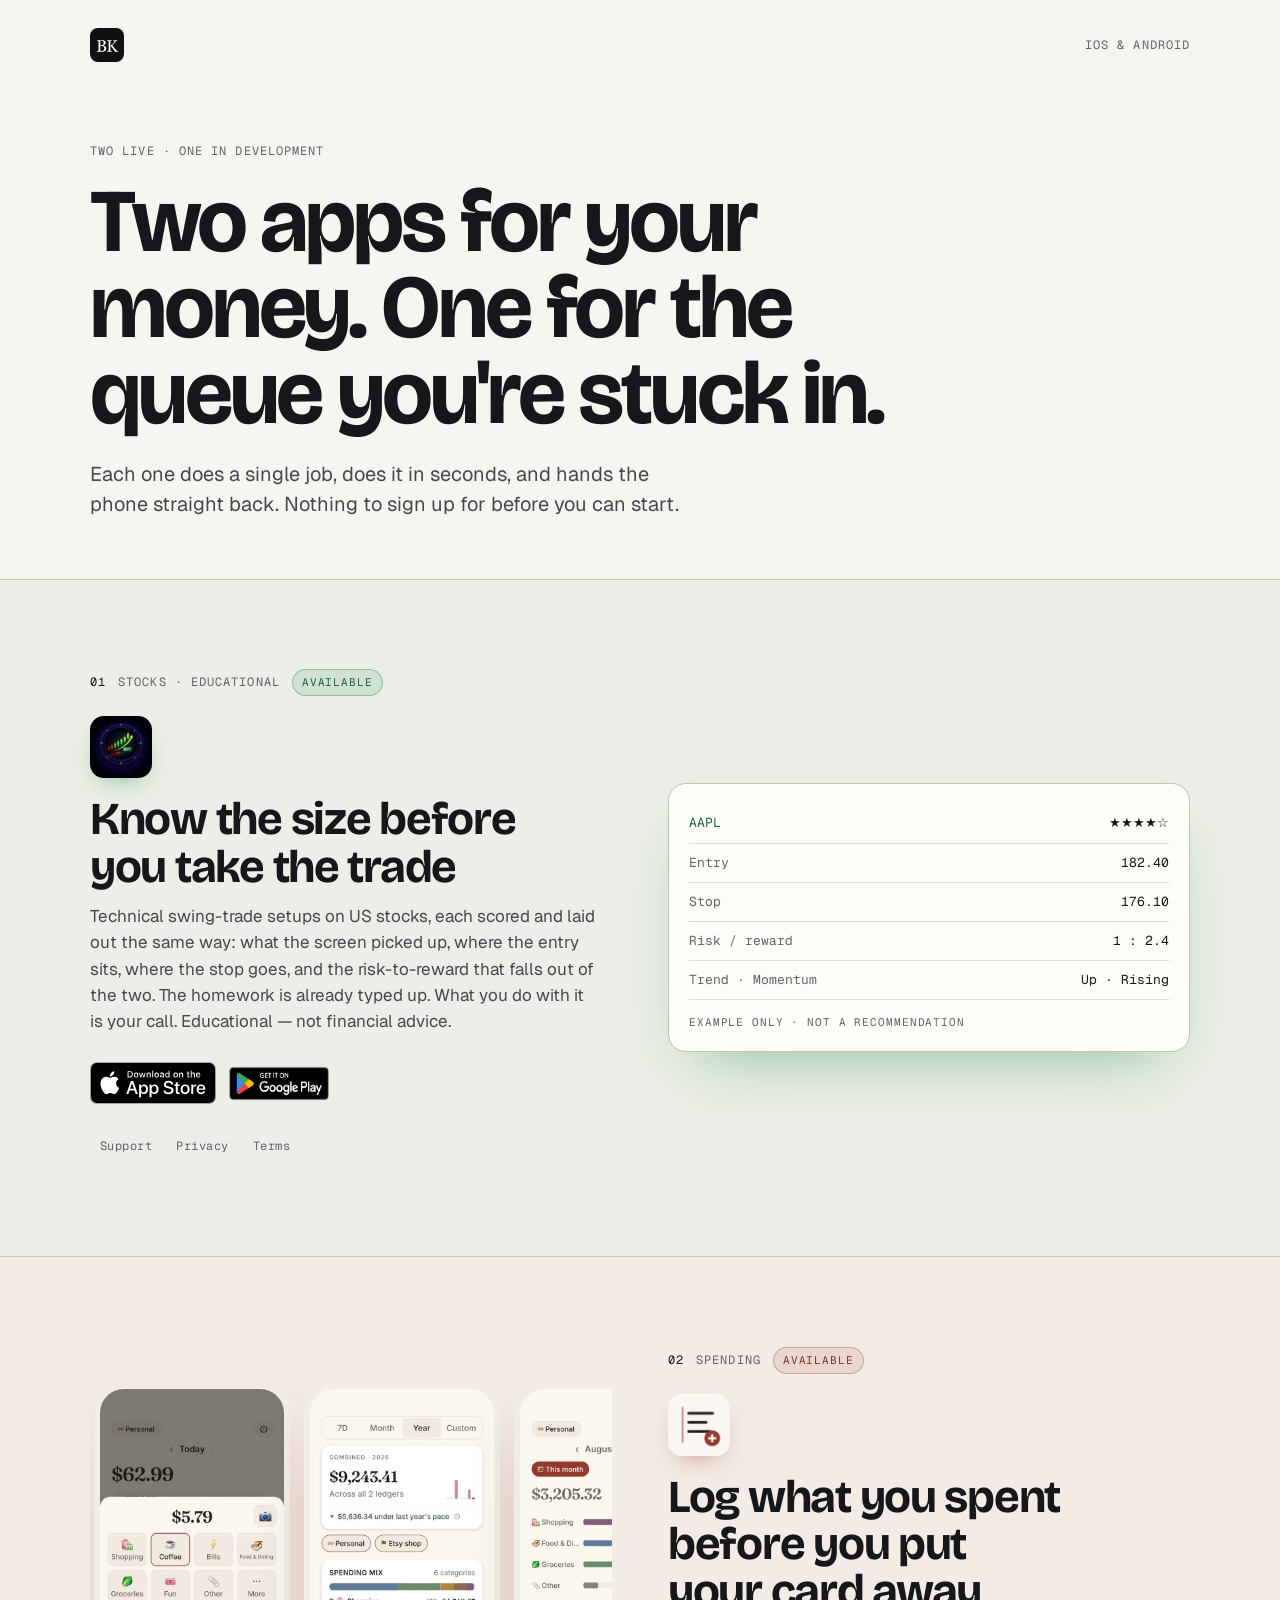
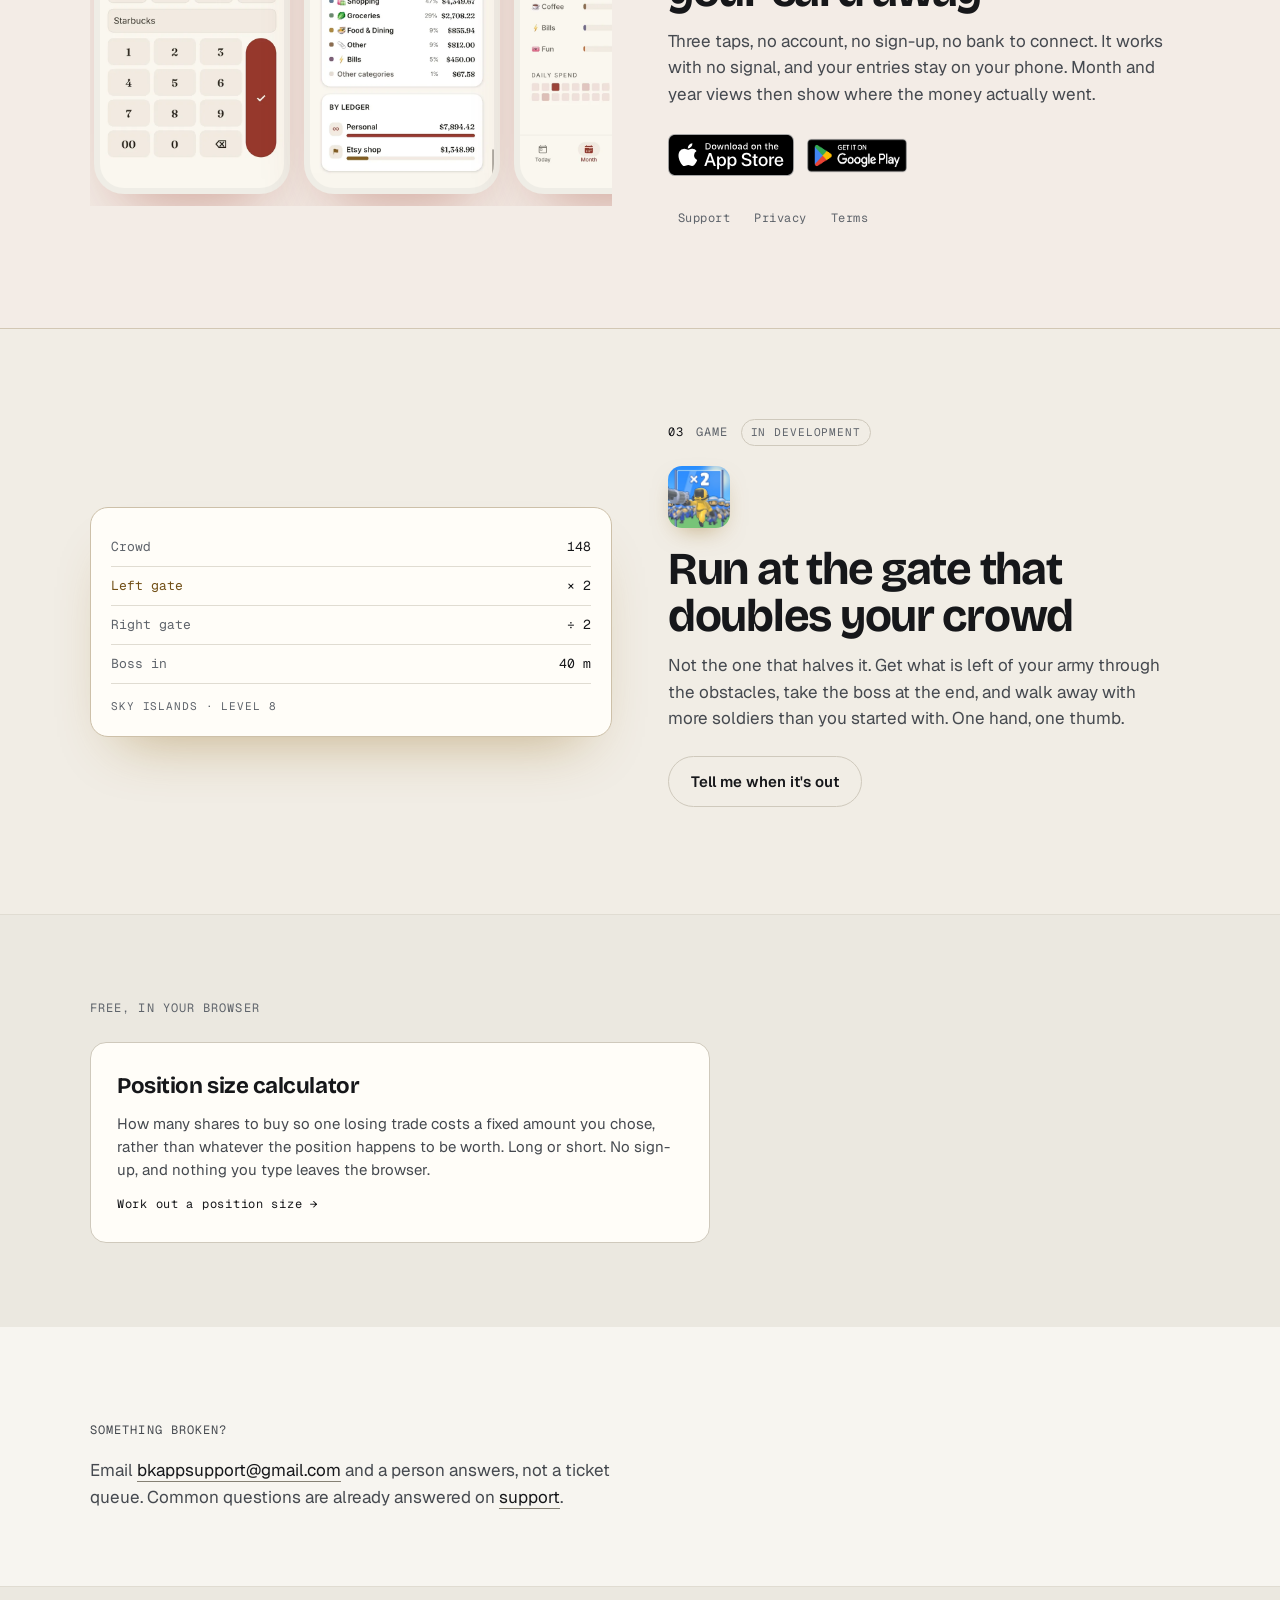
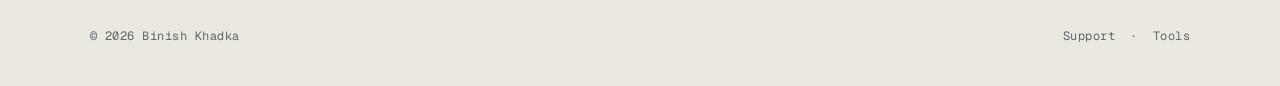
<file: index.html>
<!doctype html>
<html lang="en">
<head>
<meta charset="utf-8">
<meta name="viewport" content="width=device-width, initial-scale=1">
<title>BK Apps — Binish Khadka</title>
<meta name="description" content="Log what you spend in three taps, size a trade before you take it, and get a run in while you wait. Apps for iPhone and Android, plus a free position size calculator.">
<meta name="theme-color" content="#0A0B0D" media="(prefers-color-scheme: dark)">
<meta name="theme-color" content="#F7F5F0" media="(prefers-color-scheme: light)">
<link rel="icon" href="/img/monogram.svg" type="image/svg+xml">
<link rel="canonical" href="https://binishkhadka.github.io/">

<meta property="og:title" content="Two apps for your money. One for the queue you're stuck in.">
<meta property="og:description" content="FlashLog logs what you spend in three taps. Swing Trade Signals scores technical setups with an entry, a stop and a risk-to-reward. Crowd Crusher is coming.">
<meta property="og:image" content="https://binishkhadka.github.io/img/og-card.png">
<meta property="og:url" content="https://binishkhadka.github.io/">
<meta property="og:type" content="website">
<meta name="twitter:card" content="summary_large_image">

<link rel="preconnect" href="https://fonts.googleapis.com">
<link rel="preconnect" href="https://fonts.gstatic.com" crossorigin>
<link rel="stylesheet" href="https://fonts.googleapis.com/css2?family=Bricolage+Grotesque:opsz,wght@12..96,600;12..96,700&family=Geist+Mono:wght@400;500&family=Geist:wght@400;500;600&display=swap">
<link rel="stylesheet" href="/assets/base.css">
<script defer src="/assets/site.js"></script>
<style>
  /* ---- masthead --------------------------------------------------------- */
  .top { padding-block: 28px 0; }
  .top .inner { display: flex; align-items: center; justify-content: space-between; gap: 16px; }
  .monogram { width: 34px; height: 34px; display: block; }

  .hero { padding-block: clamp(40px, 7vw, 80px) clamp(36px, 5vw, 60px); }
  .hero h1 { max-width: 15ch; }
  .hero .lede { margin-top: 22px; }
  .hero .meta { margin-bottom: 18px; }

  /* ---- product bands ---------------------------------------------------- */
  /* Full-bleed, each tinted with its own product's accent. Adjacent bands butt
     together: the colour change IS the separator, so there are no rules to
     draw and no two accents at full strength in one viewport. */
  .band {
    background: color-mix(in oklab, var(--accent) 7%, var(--canvas));
    border-block-start: 1px solid color-mix(in oklab, var(--accent) 16%, var(--line));
    padding-block: clamp(52px, 7vw, 92px);
  }
  @media (prefers-color-scheme: light) {
    .band { background: color-mix(in oklab, var(--accent) 5%, var(--canvas)); }
  }
  /* Sampled from each icon's FIGURE, never its ground: the navy and the sky
     blue are backgrounds, so an accent taken from them would smear the icon
     into its own band and lose the silhouette. */
  .band--sts { --accent: #3ECF7C; }
  .band--fl  { --accent: #C4573F; }
  .band--cc  { --accent: #FFC53D; }
  @media (prefers-color-scheme: light) {
    .band--sts { --accent: #127A45; }
    .band--fl  { --accent: #9E3B2B; }
    .band--cc  { --accent: #8A5E06; }
  }

  .band .inner { display: grid; gap: clamp(30px, 5vw, 56px); }
  @media (min-width: 900px) {
    .band .inner { grid-template-columns: minmax(0, 1fr) minmax(0, 1fr); align-items: center; }
    .band--fl .inner, .band--cc .inner { direction: rtl; }
    .band--fl .inner > *, .band--cc .inner > * { direction: ltr; }
  }

  .idrow { display: flex; align-items: center; gap: 12px; margin-bottom: 20px; flex-wrap: wrap; }
  .idrow .n { color: var(--text); font-variant-numeric: tabular-nums; }
  .appicon {
    width: 62px; height: 62px; border-radius: 14px; display: block;
    /* No containment border. On this ground each icon has its own edge —
       which is the entire argument for changing the canvas. */
    box-shadow: 0 10px 26px -12px color-mix(in oklab, var(--accent) 60%, transparent);
  }
  .band h2 { margin: 18px 0 12px; }
  .band .say { color: var(--text-2); margin: 0 0 24px; max-width: 46ch; font-size: 1.0625rem; }
  .band .actions { display: flex; flex-wrap: wrap; align-items: center; gap: 12px; margin-bottom: 18px; }

  /* ---- screenshots ------------------------------------------------------ */
  .shots {
    display: flex; gap: 14px;
    padding: 4px 4px 12px;
    overflow-x: auto;
    /* proximity, not mandatory: mandatory fights the user at 400% zoom, where
       a snap point can become unreachable */
    scroll-snap-type: x proximity;
    scroll-padding-inline: 4px;
    /* without this, swiping past the end of the strip chains the gesture to
       the browser's back navigation and the visitor leaves by accident */
    overscroll-behavior-inline: contain;
    scrollbar-width: thin;
  }
  .shots > * { flex: 0 0 auto; width: min(196px, 52vw); scroll-snap-align: start; }
  .shots:focus-visible { outline: 2px solid var(--text); outline-offset: 5px; border-radius: 8px; }

  .mock {
    border-radius: 18px; padding: 20px; background: var(--surface);
    border: 1px solid color-mix(in oklab, var(--accent) 22%, var(--line));
    font-family: 'Geist Mono', ui-monospace, monospace; font-size: .8125rem;
    box-shadow: 0 30px 60px -30px color-mix(in oklab, var(--accent) 45%, transparent);
  }
  .mock .row { display: flex; justify-content: space-between; gap: 12px; padding-block: 9px; border-block-end: 1px solid var(--line); }
  .mock .row:last-child { border: 0; }
  .mock .k { color: var(--text-3); }
  .mock .v { color: var(--text); font-variant-numeric: tabular-nums; }
  .mock .tick { color: color-mix(in oklab, var(--accent) 80%, var(--text)); }
  .mock .cap { color: var(--text-3); font-size: .6875rem; letter-spacing: .08em; text-transform: uppercase; margin: 14px 0 0; }

  /* ---- tools ------------------------------------------------------------ */
  .tools { background: var(--well); border-block-start: 1px solid var(--line); padding-block: clamp(52px, 7vw, 84px); }
  .tool {
    display: block; text-decoration: none; color: inherit;
    border: 1px solid var(--line-2); border-radius: 16px;
    padding: 26px; margin-top: 24px; max-width: 620px;
    background: var(--surface);
    transition: border-color var(--dur) var(--ease), transform var(--dur) var(--ease);
  }
  .tool:hover, .tool:focus-visible { border-color: var(--field); transform: translateY(-2px); }
  .tool h3 { font-family: 'Bricolage Grotesque', system-ui, sans-serif; font-weight: 700; font-size: 1.4rem; letter-spacing: -.02em; margin: 0 0 8px; }
  .tool p { color: var(--text-2); margin: 0; font-size: .9375rem; }
  .tool .go { display: inline-block; margin-top: 14px; font-family: 'Geist Mono', ui-monospace, monospace; font-size: .75rem; letter-spacing: .06em; color: var(--text); }

  .close { padding-block: clamp(48px, 6vw, 76px); }
  .close p { color: var(--text-2); max-width: 52ch; margin: 18px 0 0; }
  .close a { color: var(--text); text-decoration: none; border-bottom: 1px solid var(--field); }
  .close a:hover { border-color: var(--text); }
</style>
</head>
<body>

<header class="top">
  <div class="wrap inner">
    <a href="/" aria-label="BK Apps home"><img class="monogram" src="/img/monogram.svg" width="34" height="34" alt=""></a>
    <p class="meta">iOS &amp; Android</p>
  </div>
</header>

<main>
  <section class="wrap hero">
    <p class="meta">Two live · one in development</p>
    <h1>Two apps for your money. One for the queue you're stuck in.</h1>
    <p class="lede">
      Each one does a single job, does it in seconds, and hands the phone
      straight back. Nothing to sign up for before you can start.
    </p>
  </section>

  <!-- 01 ───────────────────────────────────────────────────────────────── -->
  <section class="band band--sts">
    <div class="wrap inner">
      <div>
        <p class="meta idrow"><span class="n">01</span> Stocks · Educational <span class="chip">Available</span></p>
        <img class="appicon" src="/img/swing-trade-signals.webp" width="62" height="62" alt="Swing Trade Signals app icon">
        <h2>Know the size before you take the trade</h2>
        <p class="say">
          Technical swing-trade setups on US stocks, each scored and laid out
          the same way: what the screen picked up, where the entry sits, where
          the stop goes, and the risk-to-reward that falls out of the two. The
          homework is already typed up. What you do with it is your call.
          Educational — not financial advice.
        </p>
        <div class="actions">
          <!-- No country code in Apple links: Apple routes each visitor to
               their own store instead of showing everyone outside the US an
               "not available in your country" interstitial. -->
          <a class="badge" href="https://apps.apple.com/app/id6797416246" aria-label="Download Swing Trade Signals on the App Store">
            <img src="/img/appstore.svg" alt="Download on the App Store" width="120" height="42">
          </a>
          <a class="badge gp" href="https://play.google.com/store/apps/details?id=com.swingtradesignals.app" aria-label="Get Swing Trade Signals on Google Play">
            <img src="/img/googleplay.png" alt="Get it on Google Play" width="135" height="49">
          </a>
        </div>
        <div class="quietlinks">
          <a href="/support/swing-trade-signals/">Support</a>
          <a href="/privacy-policy/">Privacy</a>
          <a href="/privacy-policy/terms.html">Terms</a>
        </div>
      </div>
      <!-- An honest HTML mock of the app's output, not a screenshot pretending
           to be one. Costs 0 KB and is accurate; replaced the day real
           screenshots are exported from App Store Connect. -->
      <div class="mock" role="img" aria-label="Example of a scored setup: ticker, score, entry, stop and risk-to-reward">
        <div class="row"><span class="tick">AAPL</span><span class="v">★★★★☆</span></div>
        <div class="row"><span class="k">Entry</span><span class="v">182.40</span></div>
        <div class="row"><span class="k">Stop</span><span class="v">176.10</span></div>
        <div class="row"><span class="k">Risk / reward</span><span class="v">1 : 2.4</span></div>
        <div class="row"><span class="k">Trend · Momentum</span><span class="v">Up · Rising</span></div>
        <p class="cap">Example only · not a recommendation</p>
      </div>
    </div>
  </section>

  <!-- 02 ───────────────────────────────────────────────────────────────── -->
  <section class="band band--fl">
    <div class="wrap inner">
      <div>
        <p class="meta idrow"><span class="n">02</span> Spending <span class="chip">Available</span></p>
        <img class="appicon" src="/img/flashlog.webp" width="62" height="62" alt="FlashLog app icon">
        <h2>Log what you spent before you put your card away</h2>
        <p class="say">
          Three taps, no account, no sign-up, no bank to connect. It works with
          no signal, and your entries stay on your phone. Month and year views
          then show where the money actually went.
        </p>
        <div class="actions">
          <a class="badge" href="https://apps.apple.com/app/id6810429342" aria-label="Download FlashLog on the App Store">
            <img src="/img/appstore.svg" alt="Download on the App Store" width="120" height="42">
          </a>
          <a class="badge gp" href="https://play.google.com/store/apps/details?id=com.bk.flashlog" aria-label="Get FlashLog on Google Play">
            <img src="/img/googleplay.png" alt="Get it on Google Play" width="135" height="49">
          </a>
        </div>
        <div class="quietlinks">
          <a href="/support/flashlog/">Support</a>
          <a href="/flashlog-legal/">Privacy</a>
          <a href="/flashlog-legal/terms.html">Terms</a>
        </div>
      </div>
      <div class="shots" tabindex="0" role="group" aria-label="FlashLog screenshots">
        <div class="device"><img src="/img/shots/flashlog-add.webp" width="560" height="1212" alt="Adding an expense in FlashLog: amount, category, done" loading="lazy" decoding="async"></div>
        <div class="device"><img src="/img/shots/flashlog-overview.webp" width="560" height="1212" alt="A year of FlashLog spending, broken down by category" loading="lazy" decoding="async"></div>
        <div class="device"><img src="/img/shots/flashlog-month.webp" width="560" height="1212" alt="A month of FlashLog entries, day by day" loading="lazy" decoding="async"></div>
      </div>
    </div>
  </section>

  <!-- 03 ───────────────────────────────────────────────────────────────── -->
  <section class="band band--cc">
    <div class="wrap inner">
      <div>
        <p class="meta idrow"><span class="n">03</span> Game <span class="chip" data-soon>In development</span></p>
        <img class="appicon" src="/img/crowd-crusher.webp" width="62" height="62" alt="Crowd Crusher app icon">
        <h2>Run at the gate that doubles your crowd</h2>
        <p class="say">
          Not the one that halves it. Get what is left of your army through the
          obstacles, take the boss at the end, and walk away with more soldiers
          than you started with. One hand, one thumb.
        </p>
        <div class="actions">
          <a class="btn btn--ghost" href="mailto:bkappsupport@gmail.com?subject=Tell%20me%20when%20Crowd%20Crusher%20is%20out">Tell me when it's out</a>
        </div>
      </div>
      <div class="mock" role="img" aria-label="Example of a gate choice: one gate doubles the crowd, the other halves it">
        <div class="row"><span class="k">Crowd</span><span class="v">148</span></div>
        <div class="row"><span class="tick">Left gate</span><span class="v">× 2</span></div>
        <div class="row"><span class="k">Right gate</span><span class="v">÷ 2</span></div>
        <div class="row"><span class="k">Boss in</span><span class="v">40 m</span></div>
        <p class="cap">Sky Islands · level 8</p>
      </div>
    </div>
  </section>

  <!-- tools ────────────────────────────────────────────────────────────── -->
  <section class="tools">
    <div class="wrap">
      <p class="meta">Free, in your browser</p>
      <a class="tool" href="/tools/position-size/">
        <h3>Position size calculator</h3>
        <p>
          How many shares to buy so one losing trade costs a fixed amount you
          chose, rather than whatever the position happens to be worth. Long or
          short. No sign-up, and nothing you type leaves the browser.
        </p>
        <span class="go">Work out a position size &rarr;</span>
      </a>
    </div>
  </section>

  <section class="wrap close">
    <p class="meta">Something broken?</p>
    <p>
      Email <a href="mailto:bkappsupport@gmail.com">bkappsupport@gmail.com</a>
      and a person answers, not a ticket queue. Common questions are already
      answered on <a href="/support/">support</a>.
    </p>
  </section>
</main>

<footer>
  <div class="wrap inner">
    <span>&copy; <span data-year>2026</span> Binish Khadka</span>
    <span><a href="/support/">Support</a> &nbsp;·&nbsp; <a href="/tools/">Tools</a></span>
  </div>
</footer>

</body>
</html>
</file>
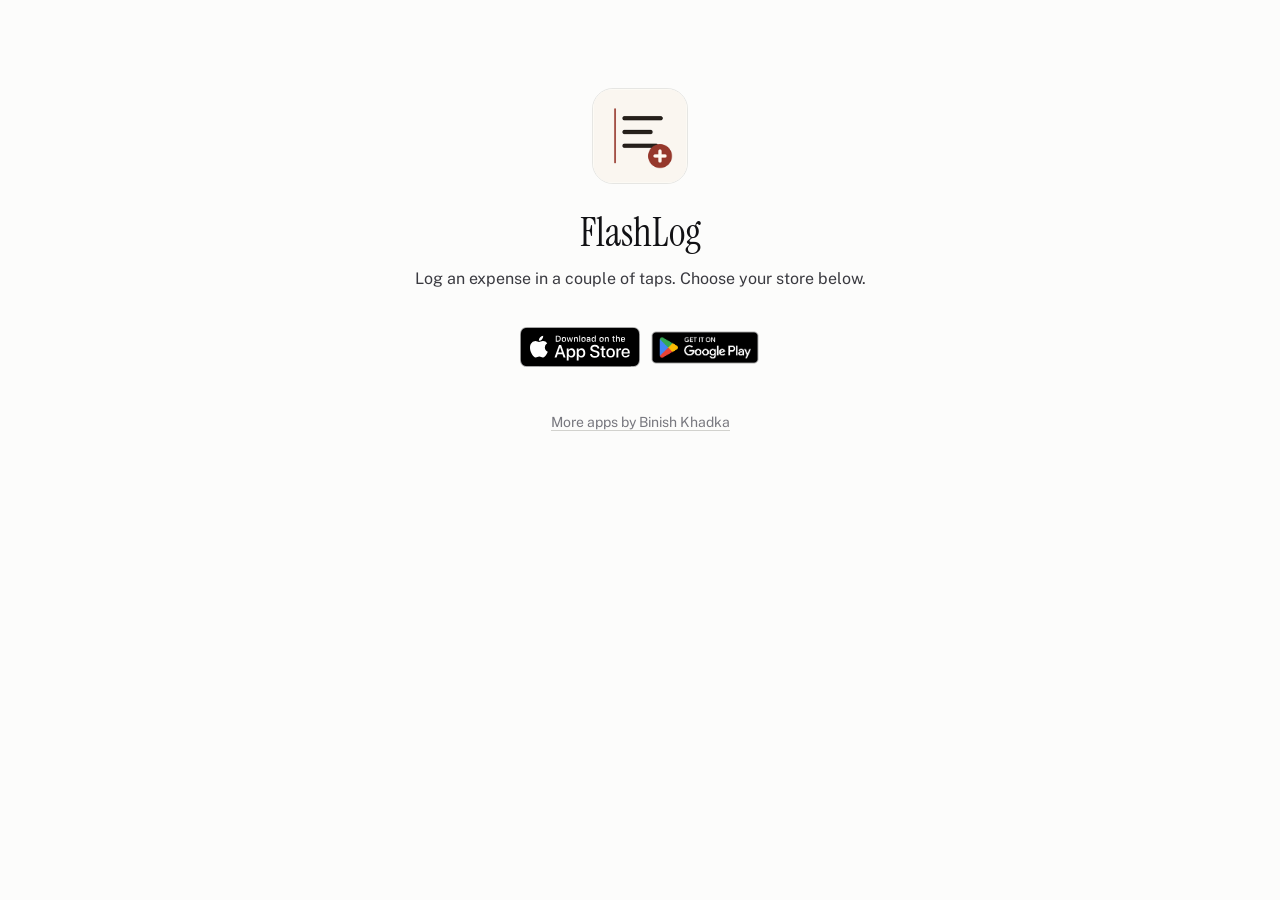
<file: flashlog/index.html>
<!doctype html>
<html lang="en">
<head>
<meta charset="utf-8">
<meta name="viewport" content="width=device-width, initial-scale=1">
<title>Get FlashLog</title>
<meta name="description" content="Download FlashLog for iPhone or Android.">
<meta name="theme-color" content="#FCFCFB" media="(prefers-color-scheme: light)">
<meta name="theme-color" content="#0C0C0E" media="(prefers-color-scheme: dark)">
<link rel="icon" href="../img/monogram.svg" type="image/svg+xml">

<!-- What a link preview shows when this is pasted into a message or a post.
     Without these, the thumbnail is whatever the scraper guesses. -->
<meta property="og:title" content="FlashLog">
<meta property="og:description" content="Log an expense in a couple of taps, on iPhone and Android.">
<meta property="og:image" content="https://binishkhadka.github.io/img/flashlog.png">
<meta property="og:url" content="https://binishkhadka.github.io/flashlog/">
<meta property="og:type" content="website">
<meta name="twitter:card" content="summary_large_image">

<link rel="preconnect" href="https://fonts.googleapis.com">
<link rel="preconnect" href="https://fonts.gstatic.com" crossorigin>
<link rel="stylesheet" href="https://fonts.googleapis.com/css2?family=Instrument+Serif:ital@0;1&family=Public+Sans:wght@400;500;600&display=swap">

<!-- In the head and before the body paints, so a phone leaves for the store
     without ever flashing this page. Desktop falls through to the badges. -->
<script src="../redirect.js"
        data-ios="6810429342"
        data-android="com.bk.flashlog"></script>

<style>
  /* Same tokens as the site root: someone arriving here from a shared link
     and then tapping through to the homepage should stay in one place. */
  :root {
    --paper:   #FCFCFB;
    --ink:     #111114;
    --ink-2:   #3A3A40;
    --muted:   #78787F;
    --rule:    #E6E6E3;
    --rule-2:  #D2D2CE;
    --tile:    #F3F3F1;
  }
  @media (prefers-color-scheme: dark) {
    :root {
      --paper:   #0C0C0E;
      --ink:     #F2F2F0;
      --ink-2:   #C6C6C4;
      --muted:   #8A8A92;
      --rule:    #232327;
      --rule-2:  #33333A;
      --tile:    #17171A;
    }
  }
  * { box-sizing: border-box; }
  html { -webkit-text-size-adjust: 100%; }
  body {
    margin: 0;
    padding: 0 24px 72px;
    background: var(--paper);
    color: var(--ink);
    font-family: 'Public Sans', -apple-system, BlinkMacSystemFont, 'Segoe UI', sans-serif;
    font-size: 16px;
    line-height: 1.6;
    -webkit-font-smoothing: antialiased;
    -moz-osx-font-smoothing: grayscale;
  }
  .wrap { max-width: 480px; margin: 0 auto; padding-top: 88px; text-align: center; }
  .icon {
    width: 96px; height: 96px; border-radius: 21px;
    display: block; margin: 0 auto 26px;
    border: 1px solid var(--rule);
  }
  h1 {
    font-family: 'Instrument Serif', Georgia, 'Times New Roman', serif;
    font-weight: 400;
    font-size: 40px;
    line-height: 1.1;
    margin: 0 0 12px;
    text-wrap: balance;
  }
  .lede { color: var(--ink-2); margin: 0 0 32px; text-wrap: balance; }
  .badges { display: flex; flex-wrap: wrap; align-items: center; justify-content: center; gap: 10px; }
  .badge { display: inline-flex; border-radius: 8px; }
  .badge img { display: block; height: 40px; width: auto; border: 0; }
  .badge.gp img { height: 47px; margin: 0 -6px; }
  .badge:focus-visible { outline: 2px solid var(--ink); outline-offset: 3px; }
  .foot { margin-top: 40px; font-size: 14px; color: var(--muted); }
  .foot a { color: var(--muted); text-decoration: none; border-bottom: 1px solid var(--rule-2); }
  .foot a:hover, .foot a:focus-visible { color: var(--ink); border-color: var(--ink); }
</style>
</head>
<body>
<div class="wrap">
  <img class="icon" src="../img/flashlog.png" alt="" width="96" height="96">
  <h1>FlashLog</h1>
  <p class="lede">Log an expense in a couple of taps. Choose your store below.</p>

  <div class="badges">
    <a class="badge" href="https://apps.apple.com/app/id6810429342"
       aria-label="Download FlashLog on the App Store">
      <img src="../img/appstore.svg" alt="Download on the App Store" height="40">
    </a>
    <a class="badge gp" href="https://play.google.com/store/apps/details?id=com.bk.flashlog"
       aria-label="Get FlashLog on Google Play">
      <img src="../img/googleplay.png" alt="Get it on Google Play" height="47">
    </a>
  </div>

  <p class="foot"><a href="/">More apps by Binish Khadka</a></p>
</div>
</body>
</html>
</file>
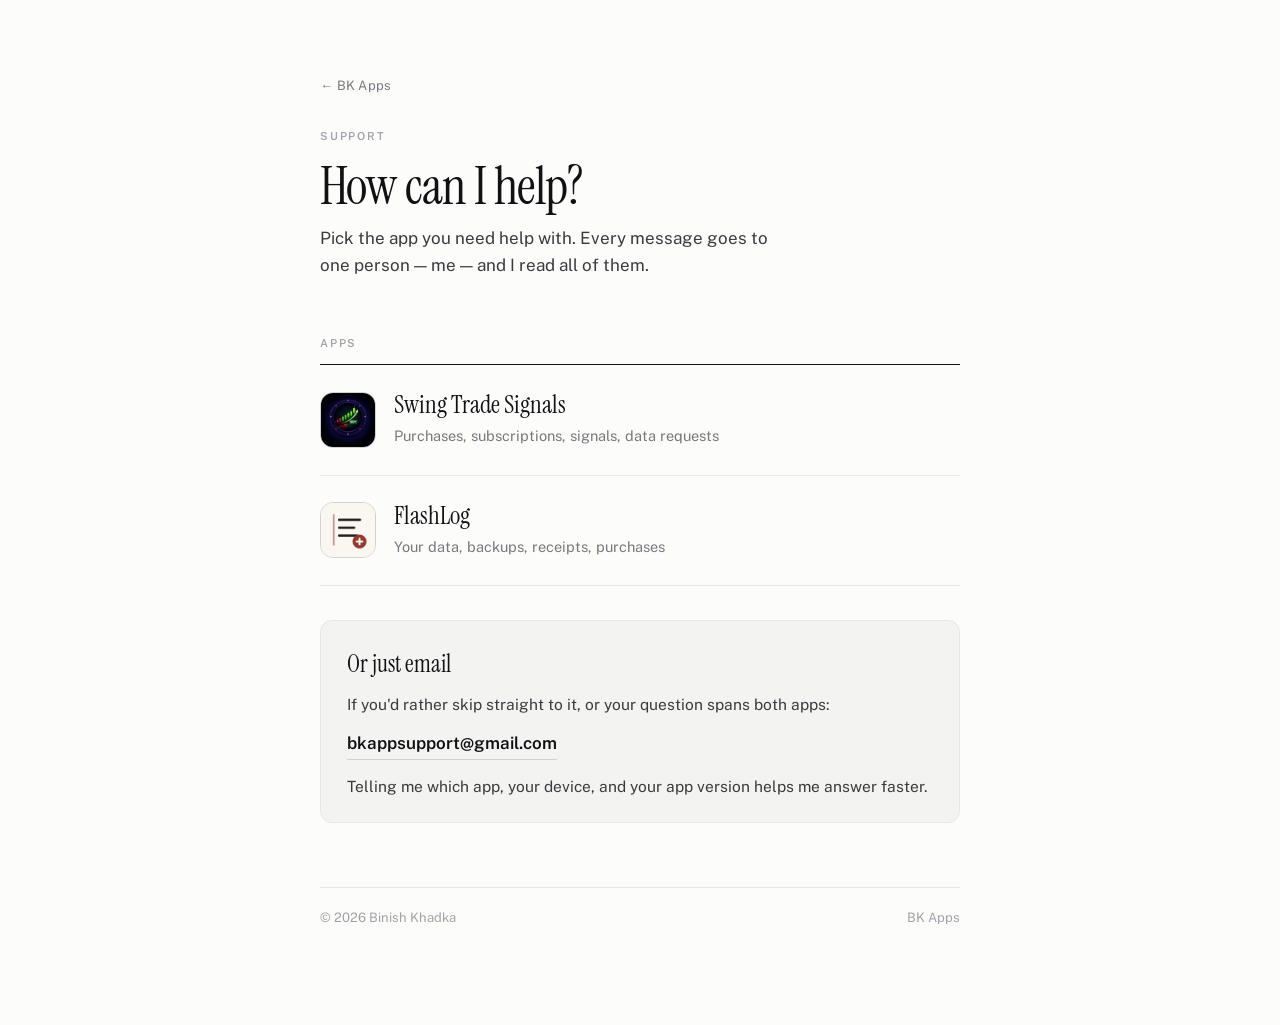
<file: support/index.html>
<!doctype html>
<html lang="en">
<head>
<meta charset="utf-8">
<meta name="viewport" content="width=device-width, initial-scale=1">
<title>BK Apps — Support</title>
<meta name="description" content="Support for apps by Binish Khadka — Swing Trade Signals and FlashLog. Contact, common questions, and data requests.">
<meta name="theme-color" content="#FCFCFB" media="(prefers-color-scheme: light)">
<meta name="theme-color" content="#0C0C0E" media="(prefers-color-scheme: dark)">
<link rel="icon" href="../img/monogram.svg" type="image/svg+xml">
<link rel="preconnect" href="https://fonts.googleapis.com">
<link rel="preconnect" href="https://fonts.gstatic.com" crossorigin>
<link rel="stylesheet" href="https://fonts.googleapis.com/css2?family=Instrument+Serif:ital@0;1&family=Public+Sans:wght@400;500;600&display=swap">
<link rel="stylesheet" href="support.css">
</head>
<body>
<div class="wrap">

  <header>
    <a class="back" href="../">&larr; BK Apps</a>
    <p class="eyebrow">Support</p>
    <h1>How can I help?</h1>
    <p class="lede">
      Pick the app you need help with. Every message goes to one person — me —
      and I read all of them.
    </p>
  </header>

  <h2 class="section">Apps</h2>

  <div class="apps">
    <a class="app" href="swing-trade-signals/">
      <img src="../img/swing-trade-signals.png" width="56" height="56" alt="">
      <div>
        <h3>Swing Trade Signals</h3>
        <span>Purchases, subscriptions, signals, data requests</span>
      </div>
    </a>
    <a class="app" href="flashlog/">
      <img src="../img/flashlog.png" width="56" height="56" alt="">
      <div>
        <h3>FlashLog</h3>
        <span>Your data, backups, receipts, purchases</span>
      </div>
    </a>
  </div>

  <div class="contact-card">
    <h2>Or just email</h2>
    <p>If you'd rather skip straight to it, or your question spans both apps:</p>
    <p><a class="mail" href="mailto:bkappsupport@gmail.com">bkappsupport@gmail.com</a></p>
    <p>Telling me which app, your device, and your app version helps me answer faster.</p>
  </div>

  <footer>
    <span>&copy; <span class="y">2026</span> Binish Khadka</span>
    <span><a href="../">BK Apps</a></span>
  </footer>

</div>
<script>document.querySelectorAll('.y').forEach(function(e){e.textContent=new Date().getFullYear();});</script>
</body>
</html>
</file>
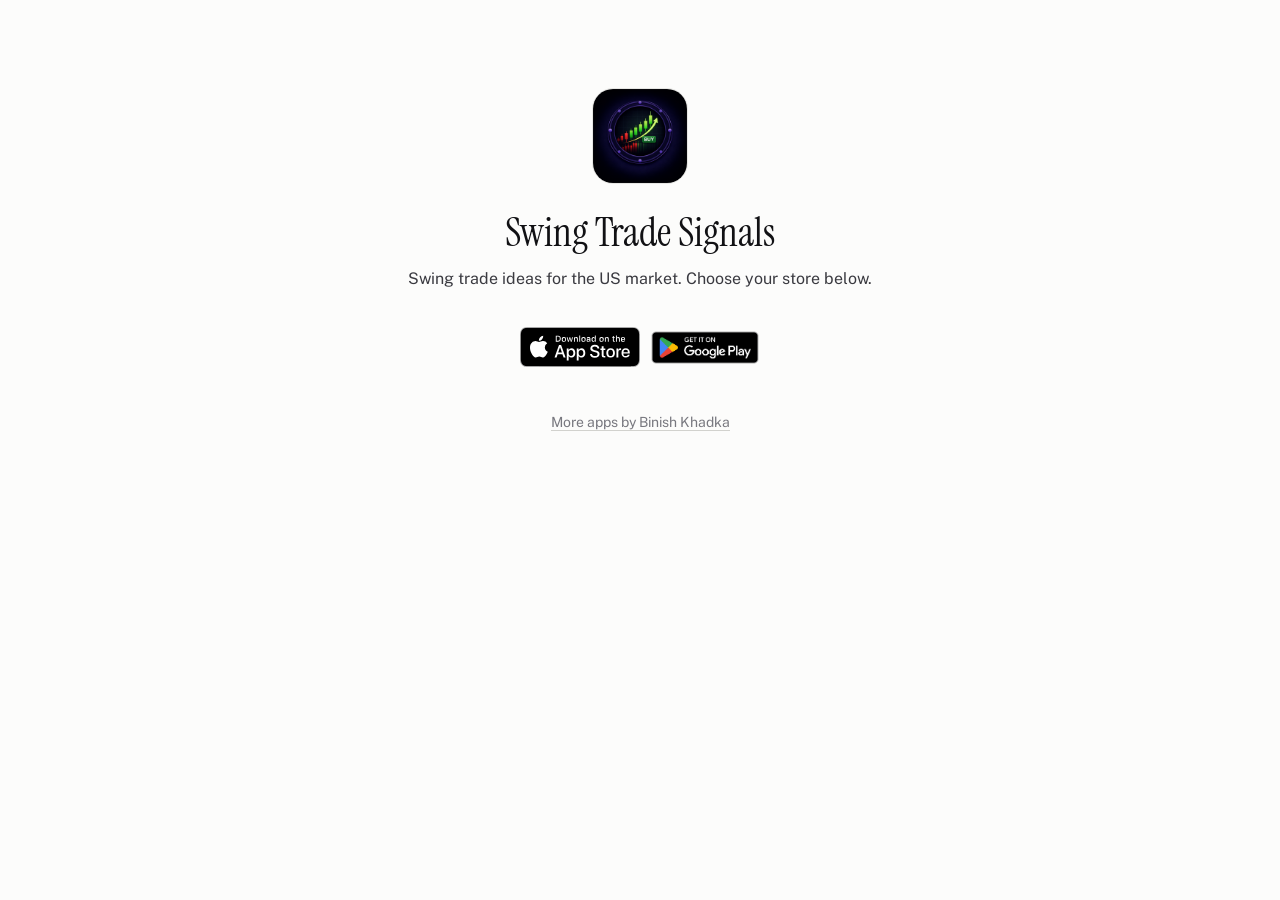
<file: swingtradesignals/index.html>
<!doctype html>
<html lang="en">
<head>
<meta charset="utf-8">
<meta name="viewport" content="width=device-width, initial-scale=1">
<title>Get Swing Trade Signals</title>
<meta name="description" content="Download Swing Trade Signals for iPhone or Android.">
<meta name="theme-color" content="#FCFCFB" media="(prefers-color-scheme: light)">
<meta name="theme-color" content="#0C0C0E" media="(prefers-color-scheme: dark)">
<link rel="icon" href="../img/monogram.svg" type="image/svg+xml">

<!-- What a link preview shows when this is pasted into a message or a post.
     Without these, the thumbnail is whatever the scraper guesses. -->
<meta property="og:title" content="Swing Trade Signals">
<meta property="og:description" content="Swing trade ideas for the US market, on iPhone and Android.">
<meta property="og:image" content="https://binishkhadka.github.io/img/swing-trade-signals.png">
<meta property="og:url" content="https://binishkhadka.github.io/swingtradesignals/">
<meta property="og:type" content="website">
<meta name="twitter:card" content="summary_large_image">

<link rel="preconnect" href="https://fonts.googleapis.com">
<link rel="preconnect" href="https://fonts.gstatic.com" crossorigin>
<link rel="stylesheet" href="https://fonts.googleapis.com/css2?family=Instrument+Serif:ital@0;1&family=Public+Sans:wght@400;500;600&display=swap">

<!-- In the head and before the body paints, so a phone leaves for the store
     without ever flashing this page. Desktop falls through to the badges. -->
<script src="../redirect.js"
        data-ios="6797416246"
        data-android="com.swingtradesignals.app"></script>

<style>
  /* Same tokens as the site root: someone arriving here from a shared link
     and then tapping through to the homepage should stay in one place. */
  :root {
    --paper:   #FCFCFB;
    --ink:     #111114;
    --ink-2:   #3A3A40;
    --muted:   #78787F;
    --rule:    #E6E6E3;
    --rule-2:  #D2D2CE;
    --tile:    #F3F3F1;
  }
  @media (prefers-color-scheme: dark) {
    :root {
      --paper:   #0C0C0E;
      --ink:     #F2F2F0;
      --ink-2:   #C6C6C4;
      --muted:   #8A8A92;
      --rule:    #232327;
      --rule-2:  #33333A;
      --tile:    #17171A;
    }
  }
  * { box-sizing: border-box; }
  html { -webkit-text-size-adjust: 100%; }
  body {
    margin: 0;
    padding: 0 24px 72px;
    background: var(--paper);
    color: var(--ink);
    font-family: 'Public Sans', -apple-system, BlinkMacSystemFont, 'Segoe UI', sans-serif;
    font-size: 16px;
    line-height: 1.6;
    -webkit-font-smoothing: antialiased;
    -moz-osx-font-smoothing: grayscale;
  }
  .wrap { max-width: 480px; margin: 0 auto; padding-top: 88px; text-align: center; }
  .icon {
    width: 96px; height: 96px; border-radius: 21px;
    display: block; margin: 0 auto 26px;
    border: 1px solid var(--rule);
  }
  h1 {
    font-family: 'Instrument Serif', Georgia, 'Times New Roman', serif;
    font-weight: 400;
    font-size: 40px;
    line-height: 1.1;
    margin: 0 0 12px;
    text-wrap: balance;
  }
  .lede { color: var(--ink-2); margin: 0 0 32px; text-wrap: balance; }
  .badges { display: flex; flex-wrap: wrap; align-items: center; justify-content: center; gap: 10px; }
  .badge { display: inline-flex; border-radius: 8px; }
  .badge img { display: block; height: 40px; width: auto; border: 0; }
  .badge.gp img { height: 47px; margin: 0 -6px; }
  .badge:focus-visible { outline: 2px solid var(--ink); outline-offset: 3px; }
  .foot { margin-top: 40px; font-size: 14px; color: var(--muted); }
  .foot a { color: var(--muted); text-decoration: none; border-bottom: 1px solid var(--rule-2); }
  .foot a:hover, .foot a:focus-visible { color: var(--ink); border-color: var(--ink); }
</style>
</head>
<body>
<div class="wrap">
  <img class="icon" src="../img/swing-trade-signals.png" alt="" width="96" height="96">
  <h1>Swing Trade Signals</h1>
  <p class="lede">Swing trade ideas for the US market. Choose your store below.</p>

  <div class="badges">
    <a class="badge" href="https://apps.apple.com/app/id6797416246"
       aria-label="Download Swing Trade Signals on the App Store">
      <img src="../img/appstore.svg" alt="Download on the App Store" height="40">
    </a>
    <a class="badge gp" href="https://play.google.com/store/apps/details?id=com.swingtradesignals.app"
       aria-label="Get Swing Trade Signals on Google Play">
      <img src="../img/googleplay.png" alt="Get it on Google Play" height="47">
    </a>
  </div>

  <p class="foot"><a href="/">More apps by Binish Khadka</a></p>
</div>
</body>
</html>
</file>
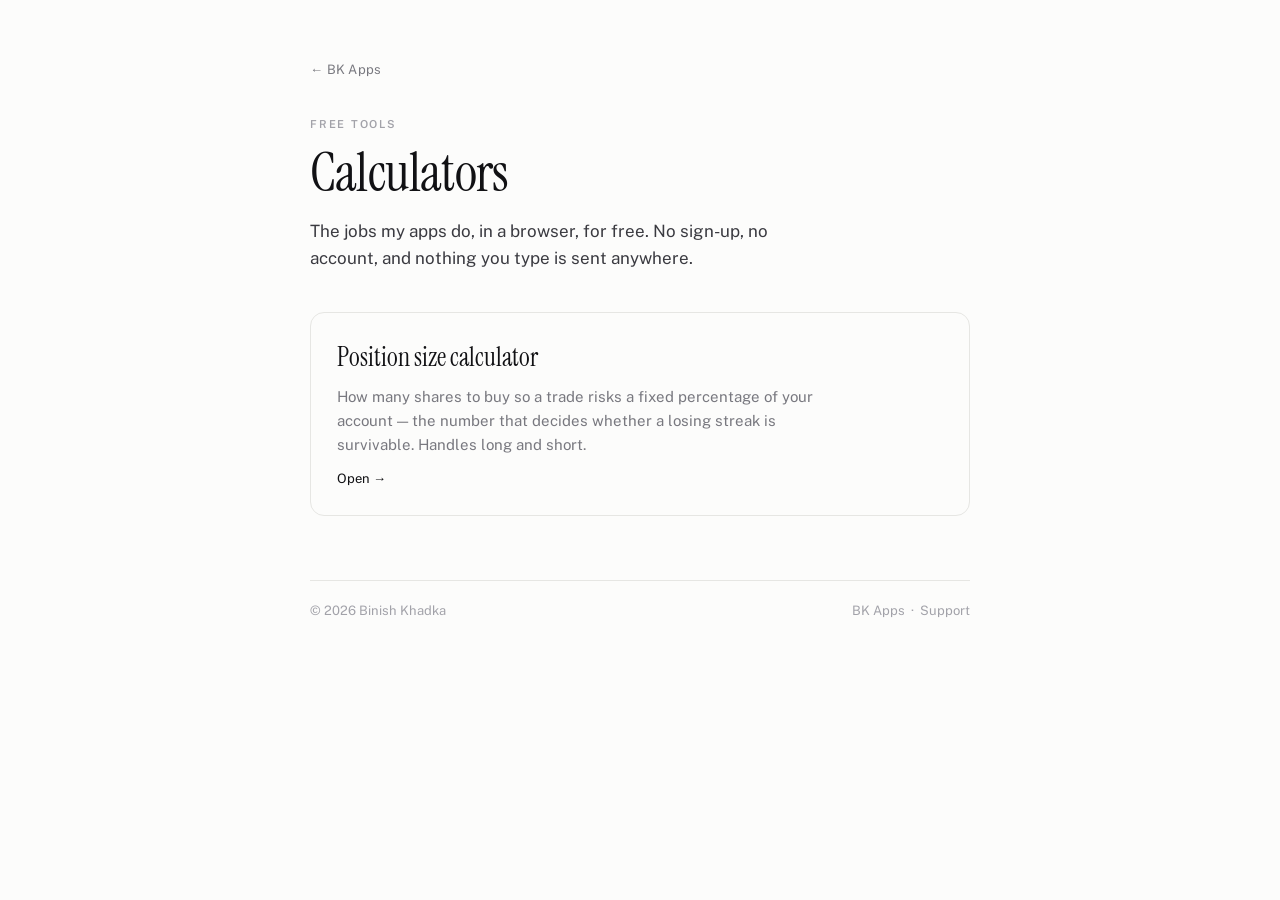
<file: tools/index.html>
<!doctype html>
<html lang="en">
<head>
<meta charset="utf-8">
<meta name="viewport" content="width=device-width, initial-scale=1">
<title>Free tools — BK Apps</title>
<meta name="description" content="Free calculators from BK Apps. No sign-up, no ads, nothing leaves your browser.">
<meta name="theme-color" content="#FCFCFB" media="(prefers-color-scheme: light)">
<meta name="theme-color" content="#0C0C0E" media="(prefers-color-scheme: dark)">
<link rel="icon" href="../img/monogram.svg" type="image/svg+xml">
<link rel="canonical" href="https://binishkhadka.github.io/tools/">

<meta property="og:title" content="Free tools — BK Apps">
<meta property="og:description" content="Free calculators. No sign-up, nothing leaves your browser.">
<meta property="og:image" content="https://binishkhadka.github.io/img/og-card.png">
<meta property="og:url" content="https://binishkhadka.github.io/tools/">
<meta property="og:type" content="website">
<meta name="twitter:card" content="summary_large_image">

<link rel="preconnect" href="https://fonts.googleapis.com">
<link rel="preconnect" href="https://fonts.gstatic.com" crossorigin>
<link rel="stylesheet" href="https://fonts.googleapis.com/css2?family=Instrument+Serif:ital@0;1&family=Public+Sans:wght@400;500;600&display=swap">
<link rel="stylesheet" href="tools.css">
<style>
  .tool {
    display: block;
    text-decoration: none;
    color: inherit;
    border: 1px solid var(--rule);
    border-radius: 14px;
    padding: 24px 26px;
    margin-bottom: 16px;
    transition: border-color .18s ease, transform .18s ease;
  }
  .tool:hover, .tool:focus-visible { border-color: var(--rule-2); transform: translateY(-2px); }
  .tool h2 { font-family: 'Instrument Serif', Georgia, serif; font-weight: 400; font-size: 26px; margin: 0 0 6px; }
  .tool p { margin: 0; color: var(--muted); font-size: 15px; max-width: 56ch; }
  .tool .go { font-size: 13px; color: var(--ink); margin-top: 12px; display: inline-block; }
  @media (prefers-reduced-motion: reduce) { .tool:hover { transform: none; } }
</style>
</head>
<body>
<div class="wrap">

  <header>
    <a class="back" href="/">&larr; BK Apps</a>
    <p class="eyebrow">Free tools</p>
    <h1>Calculators</h1>
    <p class="lede">
      The jobs my apps do, in a browser, for free. No sign-up, no account, and
      nothing you type is sent anywhere.
    </p>
  </header>

  <a class="tool" href="/tools/position-size/">
    <h2>Position size calculator</h2>
    <p>
      How many shares to buy so a trade risks a fixed percentage of your
      account — the number that decides whether a losing streak is survivable.
      Handles long and short.
    </p>
    <span class="go">Open &rarr;</span>
  </a>

  <footer>
    <span>&copy; <span id="y">2026</span> Binish Khadka</span>
    <span><a href="/">BK Apps</a> &nbsp;·&nbsp; <a href="/support/">Support</a></span>
  </footer>

</div>
<script>document.getElementById('y').textContent = new Date().getFullYear();</script>
</body>
</html>
</file>
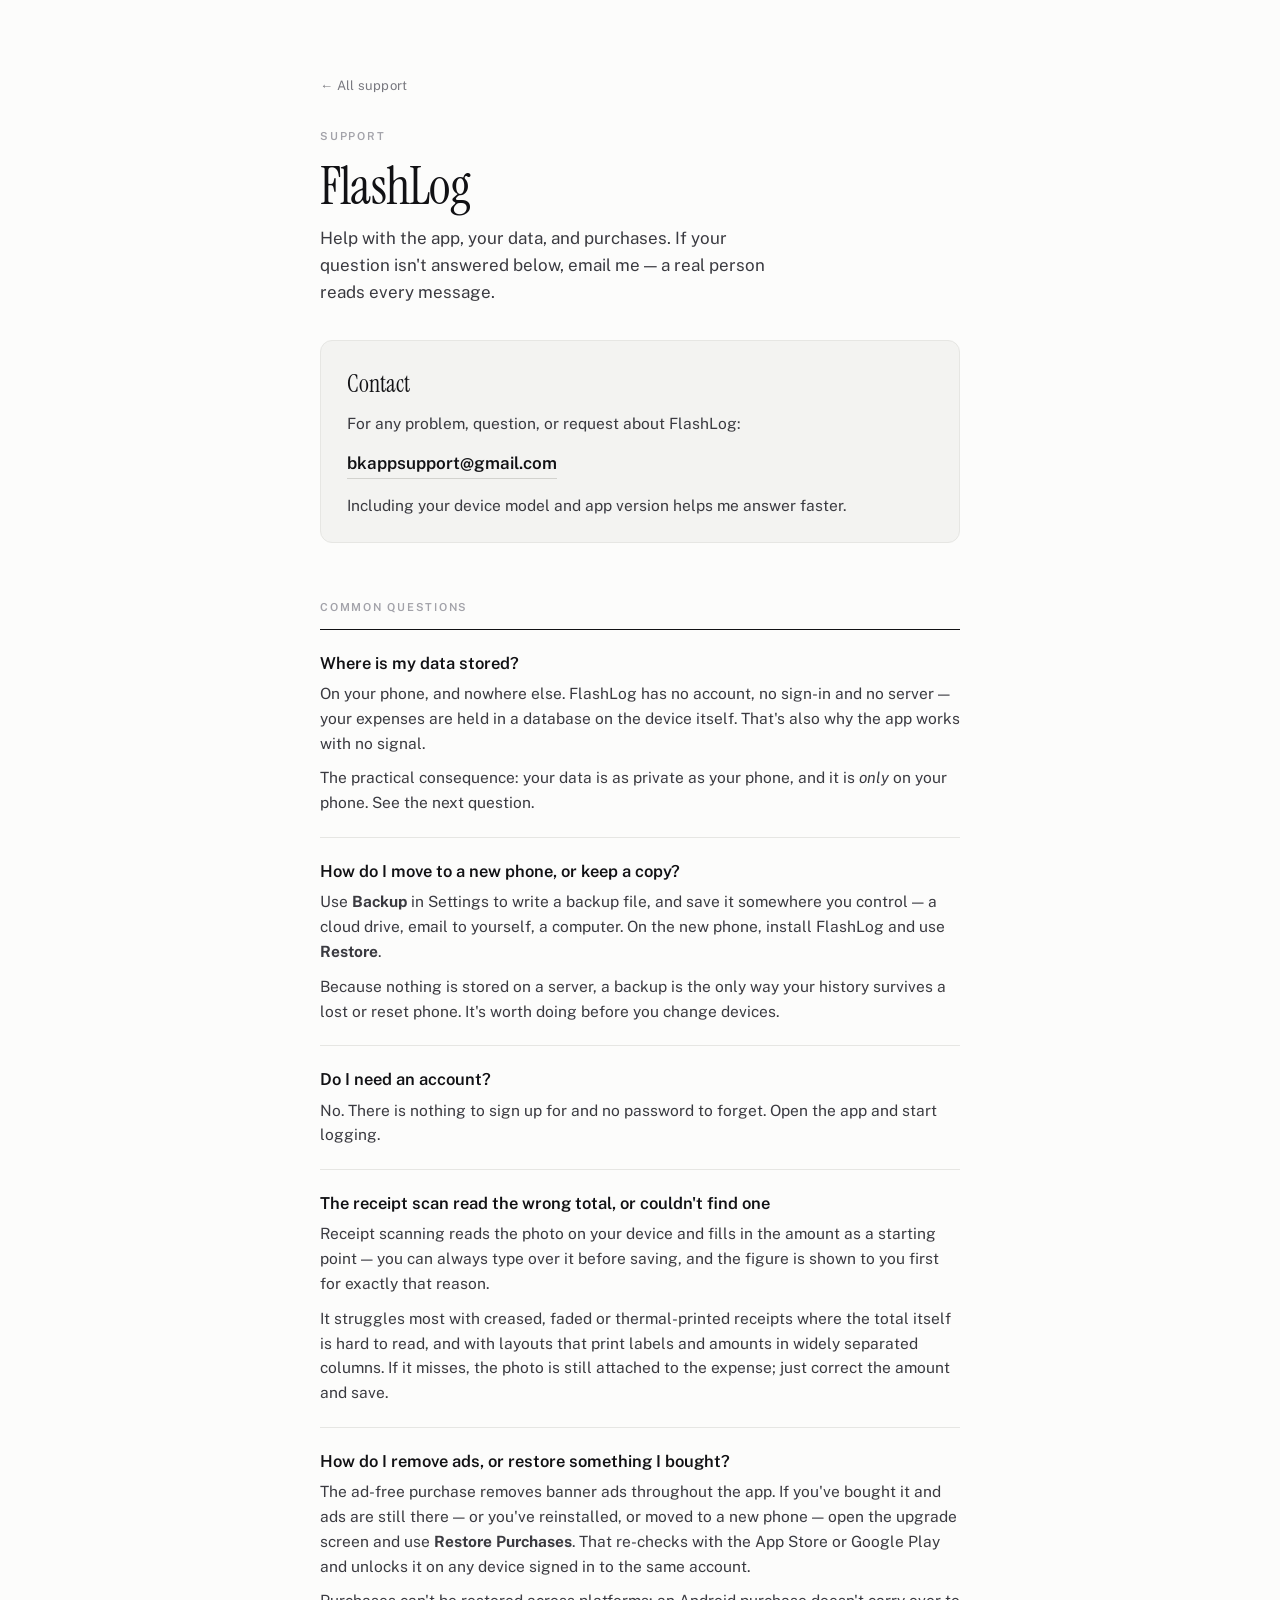
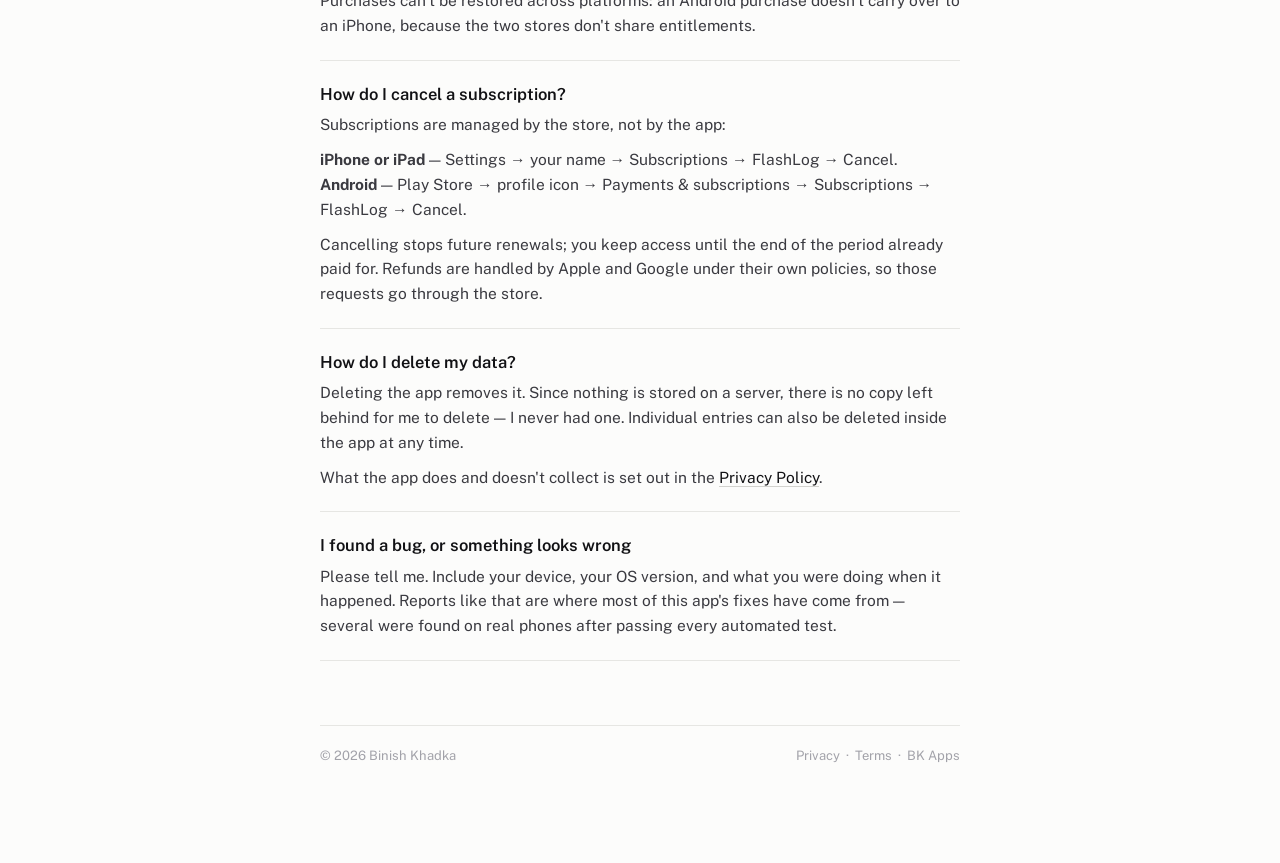
<file: support/flashlog/index.html>
<!doctype html>
<html lang="en">
<head>
<meta charset="utf-8">
<meta name="viewport" content="width=device-width, initial-scale=1">
<title>FlashLog — Support</title>
<meta name="description" content="Support and contact for FlashLog, by Binish Khadka. Questions about your data, backups, receipts, purchases, and privacy.">
<meta name="theme-color" content="#FCFCFB" media="(prefers-color-scheme: light)">
<meta name="theme-color" content="#0C0C0E" media="(prefers-color-scheme: dark)">
<link rel="icon" href="../../img/monogram.svg" type="image/svg+xml">
<link rel="preconnect" href="https://fonts.googleapis.com">
<link rel="preconnect" href="https://fonts.gstatic.com" crossorigin>
<link rel="stylesheet" href="https://fonts.googleapis.com/css2?family=Instrument+Serif:ital@0;1&family=Public+Sans:wght@400;500;600&display=swap">
<link rel="stylesheet" href="../support.css">
</head>
<body>
<div class="wrap">

  <header>
    <a class="back" href="../">&larr; All support</a>
    <p class="eyebrow">Support</p>
    <h1>FlashLog</h1>
    <p class="lede">
      Help with the app, your data, and purchases. If your question isn't
      answered below, email me — a real person reads every message.
    </p>
  </header>

  <div class="contact-card">
    <h2>Contact</h2>
    <p>For any problem, question, or request about FlashLog:</p>
    <p><a class="mail" href="mailto:bkappsupport@gmail.com?subject=FlashLog%20support">bkappsupport@gmail.com</a></p>
    <p>Including your device model and app version helps me answer faster.</p>
  </div>

  <h2 class="section">Common questions</h2>

  <div class="qa">
    <h3>Where is my data stored?</h3>
    <p>
      On your phone, and nowhere else. FlashLog has no account, no sign-in and
      no server — your expenses are held in a database on the device itself.
      That's also why the app works with no signal.
    </p>
    <p>
      The practical consequence: your data is as private as your phone, and it
      is <em>only</em> on your phone. See the next question.
    </p>
  </div>

  <div class="qa">
    <h3>How do I move to a new phone, or keep a copy?</h3>
    <p>
      Use <strong>Backup</strong> in Settings to write a backup file, and save
      it somewhere you control — a cloud drive, email to yourself, a computer.
      On the new phone, install FlashLog and use <strong>Restore</strong>.
    </p>
    <p>
      Because nothing is stored on a server, a backup is the only way your
      history survives a lost or reset phone. It's worth doing before you
      change devices.
    </p>
  </div>

  <div class="qa">
    <h3>Do I need an account?</h3>
    <p>
      No. There is nothing to sign up for and no password to forget. Open the
      app and start logging.
    </p>
  </div>

  <div class="qa">
    <h3>The receipt scan read the wrong total, or couldn't find one</h3>
    <p>
      Receipt scanning reads the photo on your device and fills in the amount
      as a starting point — you can always type over it before saving, and the
      figure is shown to you first for exactly that reason.
    </p>
    <p>
      It struggles most with creased, faded or thermal-printed receipts where
      the total itself is hard to read, and with layouts that print labels and
      amounts in widely separated columns. If it misses, the photo is still
      attached to the expense; just correct the amount and save.
    </p>
  </div>

  <div class="qa">
    <h3>How do I remove ads, or restore something I bought?</h3>
    <p>
      The ad-free purchase removes banner ads throughout the app. If you've
      bought it and ads are still there — or you've reinstalled, or moved to a
      new phone — open the upgrade screen and use
      <strong>Restore Purchases</strong>. That re-checks with the App Store or
      Google Play and unlocks it on any device signed in to the same account.
    </p>
    <p>
      Purchases can't be restored across platforms: an Android purchase doesn't
      carry over to an iPhone, because the two stores don't share entitlements.
    </p>
  </div>

  <div class="qa">
    <h3>How do I cancel a subscription?</h3>
    <p>
      Subscriptions are managed by the store, not by the app:
    </p>
    <p>
      <strong>iPhone or iPad</strong> — Settings &rarr; your name &rarr;
      Subscriptions &rarr; FlashLog &rarr; Cancel.<br>
      <strong>Android</strong> — Play Store &rarr; profile icon &rarr; Payments
      &amp; subscriptions &rarr; Subscriptions &rarr; FlashLog &rarr; Cancel.
    </p>
    <p>
      Cancelling stops future renewals; you keep access until the end of the
      period already paid for. Refunds are handled by Apple and Google under
      their own policies, so those requests go through the store.
    </p>
  </div>

  <div class="qa">
    <h3>How do I delete my data?</h3>
    <p>
      Deleting the app removes it. Since nothing is stored on a server, there
      is no copy left behind for me to delete — I never had one. Individual
      entries can also be deleted inside the app at any time.
    </p>
    <p>
      What the app does and doesn't collect is set out in the
      <a href="https://binishkhadka.github.io/flashlog-legal/">Privacy Policy</a>.
    </p>
  </div>

  <div class="qa">
    <h3>I found a bug, or something looks wrong</h3>
    <p>
      Please tell me. Include your device, your OS version, and what you were
      doing when it happened. Reports like that are where most of this app's
      fixes have come from — several were found on real phones after passing
      every automated test.
    </p>
  </div>

  <footer>
    <span>&copy; <span class="y">2026</span> Binish Khadka</span>
    <span>
      <a href="https://binishkhadka.github.io/flashlog-legal/">Privacy</a>
      &nbsp;·&nbsp;
      <a href="https://binishkhadka.github.io/flashlog-legal/terms.html">Terms</a>
      &nbsp;·&nbsp;
      <a href="https://binishkhadka.github.io/">BK Apps</a>
    </span>
  </footer>

</div>
<script>document.querySelectorAll('.y').forEach(function(e){e.textContent=new Date().getFullYear();});</script>
</body>
</html>
</file>
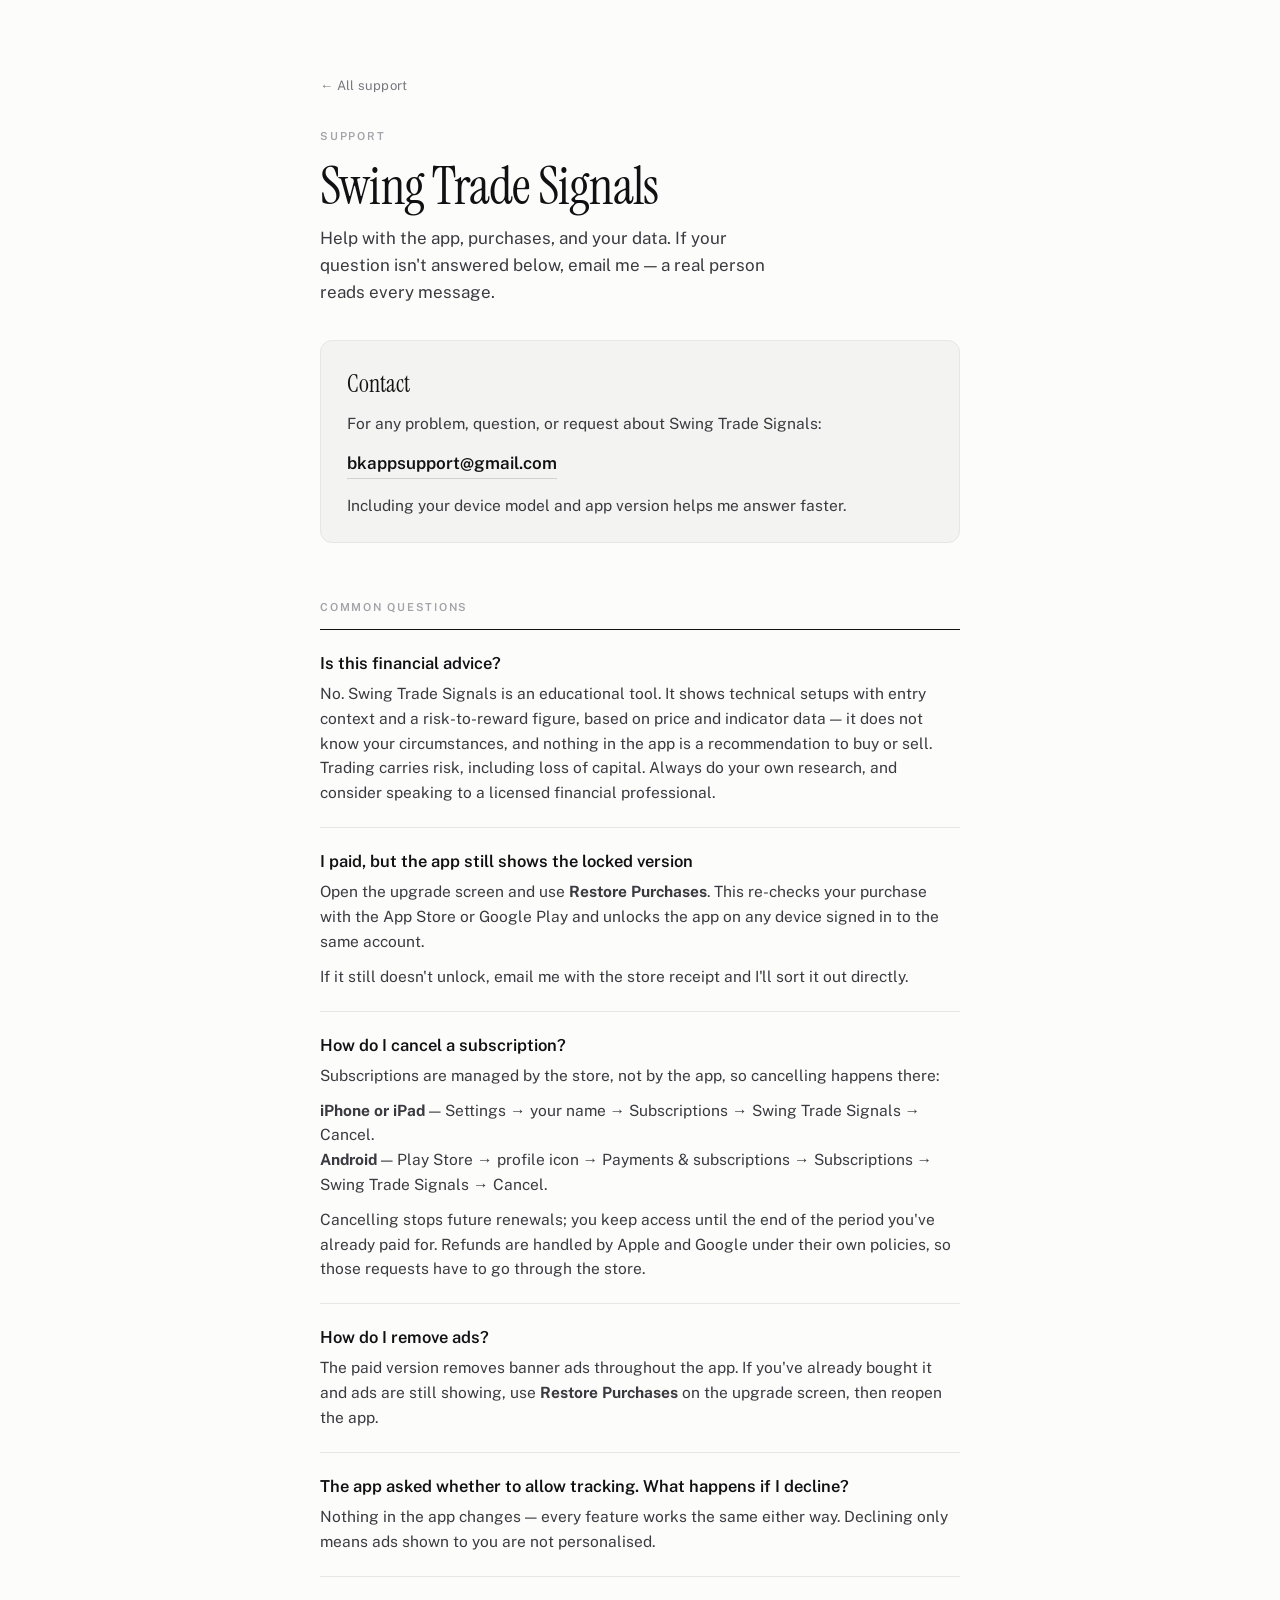
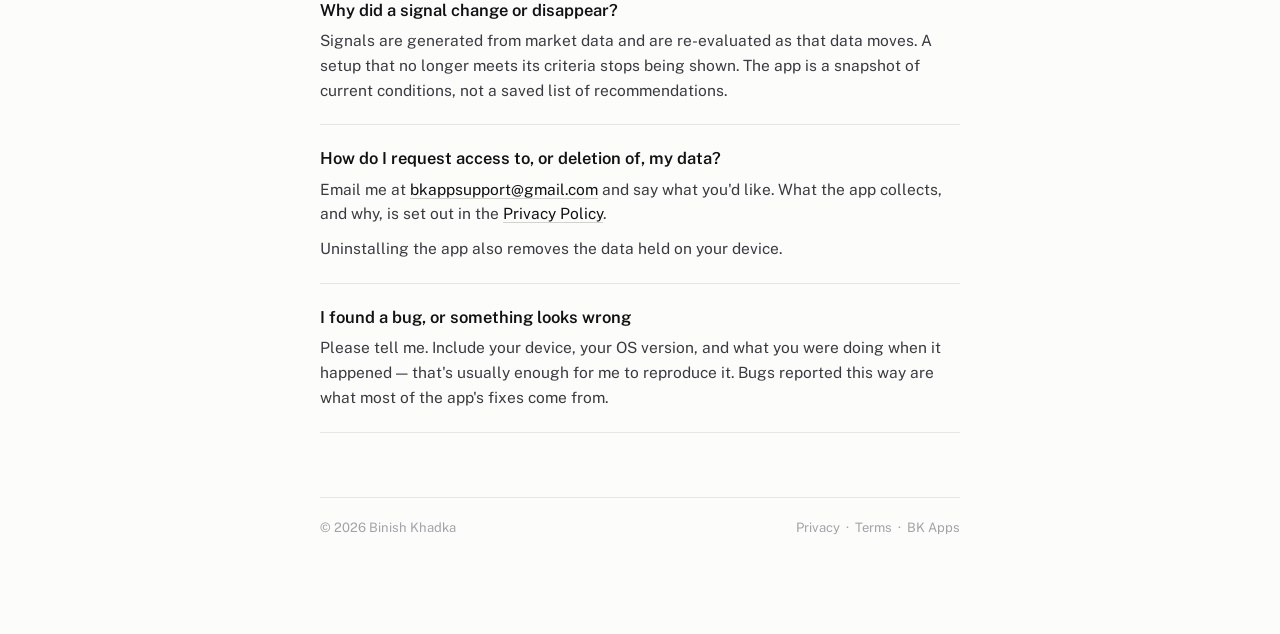
<file: support/swing-trade-signals/index.html>
<!doctype html>
<html lang="en">
<head>
<meta charset="utf-8">
<meta name="viewport" content="width=device-width, initial-scale=1">
<title>Swing Trade Signals — Support</title>
<meta name="description" content="Support and contact for Swing Trade Signals, by Binish Khadka. Questions, problems, purchases, and data requests.">
<meta name="theme-color" content="#FCFCFB" media="(prefers-color-scheme: light)">
<meta name="theme-color" content="#0C0C0E" media="(prefers-color-scheme: dark)">
<link rel="icon" href="../../img/monogram.svg" type="image/svg+xml">
<link rel="preconnect" href="https://fonts.googleapis.com">
<link rel="preconnect" href="https://fonts.gstatic.com" crossorigin>
<link rel="stylesheet" href="https://fonts.googleapis.com/css2?family=Instrument+Serif:ital@0;1&family=Public+Sans:wght@400;500;600&display=swap">
<link rel="stylesheet" href="../support.css">
</head>
<body>
<div class="wrap">

  <header>
    <a class="back" href="../">&larr; All support</a>
    <p class="eyebrow">Support</p>
    <h1>Swing Trade Signals</h1>
    <p class="lede">
      Help with the app, purchases, and your data. If your question isn't
      answered below, email me — a real person reads every message.
    </p>
  </header>

  <div class="contact-card">
    <h2>Contact</h2>
    <p>For any problem, question, or request about Swing Trade Signals:</p>
    <p><a class="mail" href="mailto:bkappsupport@gmail.com?subject=Swing%20Trade%20Signals%20support">bkappsupport@gmail.com</a></p>
    <p>Including your device model and app version helps me answer faster.</p>
  </div>

  <h2 class="section">Common questions</h2>

  <div class="qa">
    <h3>Is this financial advice?</h3>
    <p>
      No. Swing Trade Signals is an educational tool. It shows technical setups
      with entry context and a risk-to-reward figure, based on price and
      indicator data — it does not know your circumstances, and nothing in the
      app is a recommendation to buy or sell. Trading carries risk, including
      loss of capital. Always do your own research, and consider speaking to a
      licensed financial professional.
    </p>
  </div>

  <div class="qa">
    <h3>I paid, but the app still shows the locked version</h3>
    <p>
      Open the upgrade screen and use <strong>Restore Purchases</strong>. This
      re-checks your purchase with the App Store or Google Play and unlocks the
      app on any device signed in to the same account.
    </p>
    <p>
      If it still doesn't unlock, email me with the store receipt and I'll sort
      it out directly.
    </p>
  </div>

  <div class="qa">
    <h3>How do I cancel a subscription?</h3>
    <p>
      Subscriptions are managed by the store, not by the app, so cancelling
      happens there:
    </p>
    <p>
      <strong>iPhone or iPad</strong> — Settings &rarr; your name &rarr;
      Subscriptions &rarr; Swing Trade Signals &rarr; Cancel.<br>
      <strong>Android</strong> — Play Store &rarr; profile icon &rarr; Payments
      &amp; subscriptions &rarr; Subscriptions &rarr; Swing Trade Signals &rarr;
      Cancel.
    </p>
    <p>
      Cancelling stops future renewals; you keep access until the end of the
      period you've already paid for. Refunds are handled by Apple and Google
      under their own policies, so those requests have to go through the store.
    </p>
  </div>

  <div class="qa">
    <h3>How do I remove ads?</h3>
    <p>
      The paid version removes banner ads throughout the app. If you've already
      bought it and ads are still showing, use <strong>Restore Purchases</strong>
      on the upgrade screen, then reopen the app.
    </p>
  </div>

  <div class="qa">
    <h3>The app asked whether to allow tracking. What happens if I decline?</h3>
    <p>
      Nothing in the app changes — every feature works the same either way.
      Declining only means ads shown to you are not personalised.
    </p>
  </div>

  <div class="qa">
    <h3>Why did a signal change or disappear?</h3>
    <p>
      Signals are generated from market data and are re-evaluated as that data
      moves. A setup that no longer meets its criteria stops being shown. The
      app is a snapshot of current conditions, not a saved list of
      recommendations.
    </p>
  </div>

  <div class="qa">
    <h3>How do I request access to, or deletion of, my data?</h3>
    <p>
      Email me at
      <a href="mailto:bkappsupport@gmail.com?subject=Data%20request%20-%20Swing%20Trade%20Signals">bkappsupport@gmail.com</a>
      and say what you'd like. What the app collects, and why, is set out in the
      <a href="https://binishkhadka.github.io/privacy-policy/">Privacy Policy</a>.
    </p>
    <p>
      Uninstalling the app also removes the data held on your device.
    </p>
  </div>

  <div class="qa">
    <h3>I found a bug, or something looks wrong</h3>
    <p>
      Please tell me. Include your device, your OS version, and what you were
      doing when it happened — that's usually enough for me to reproduce it.
      Bugs reported this way are what most of the app's fixes come from.
    </p>
  </div>

  <footer>
    <span>&copy; <span class="y">2026</span> Binish Khadka</span>
    <span>
      <a href="https://binishkhadka.github.io/privacy-policy/">Privacy</a>
      &nbsp;·&nbsp;
      <a href="https://binishkhadka.github.io/privacy-policy/terms.html">Terms</a>
      &nbsp;·&nbsp;
      <a href="https://binishkhadka.github.io/">BK Apps</a>
    </span>
  </footer>

</div>
<script>document.querySelectorAll('.y').forEach(function(e){e.textContent=new Date().getFullYear();});</script>
</body>
</html>
</file>
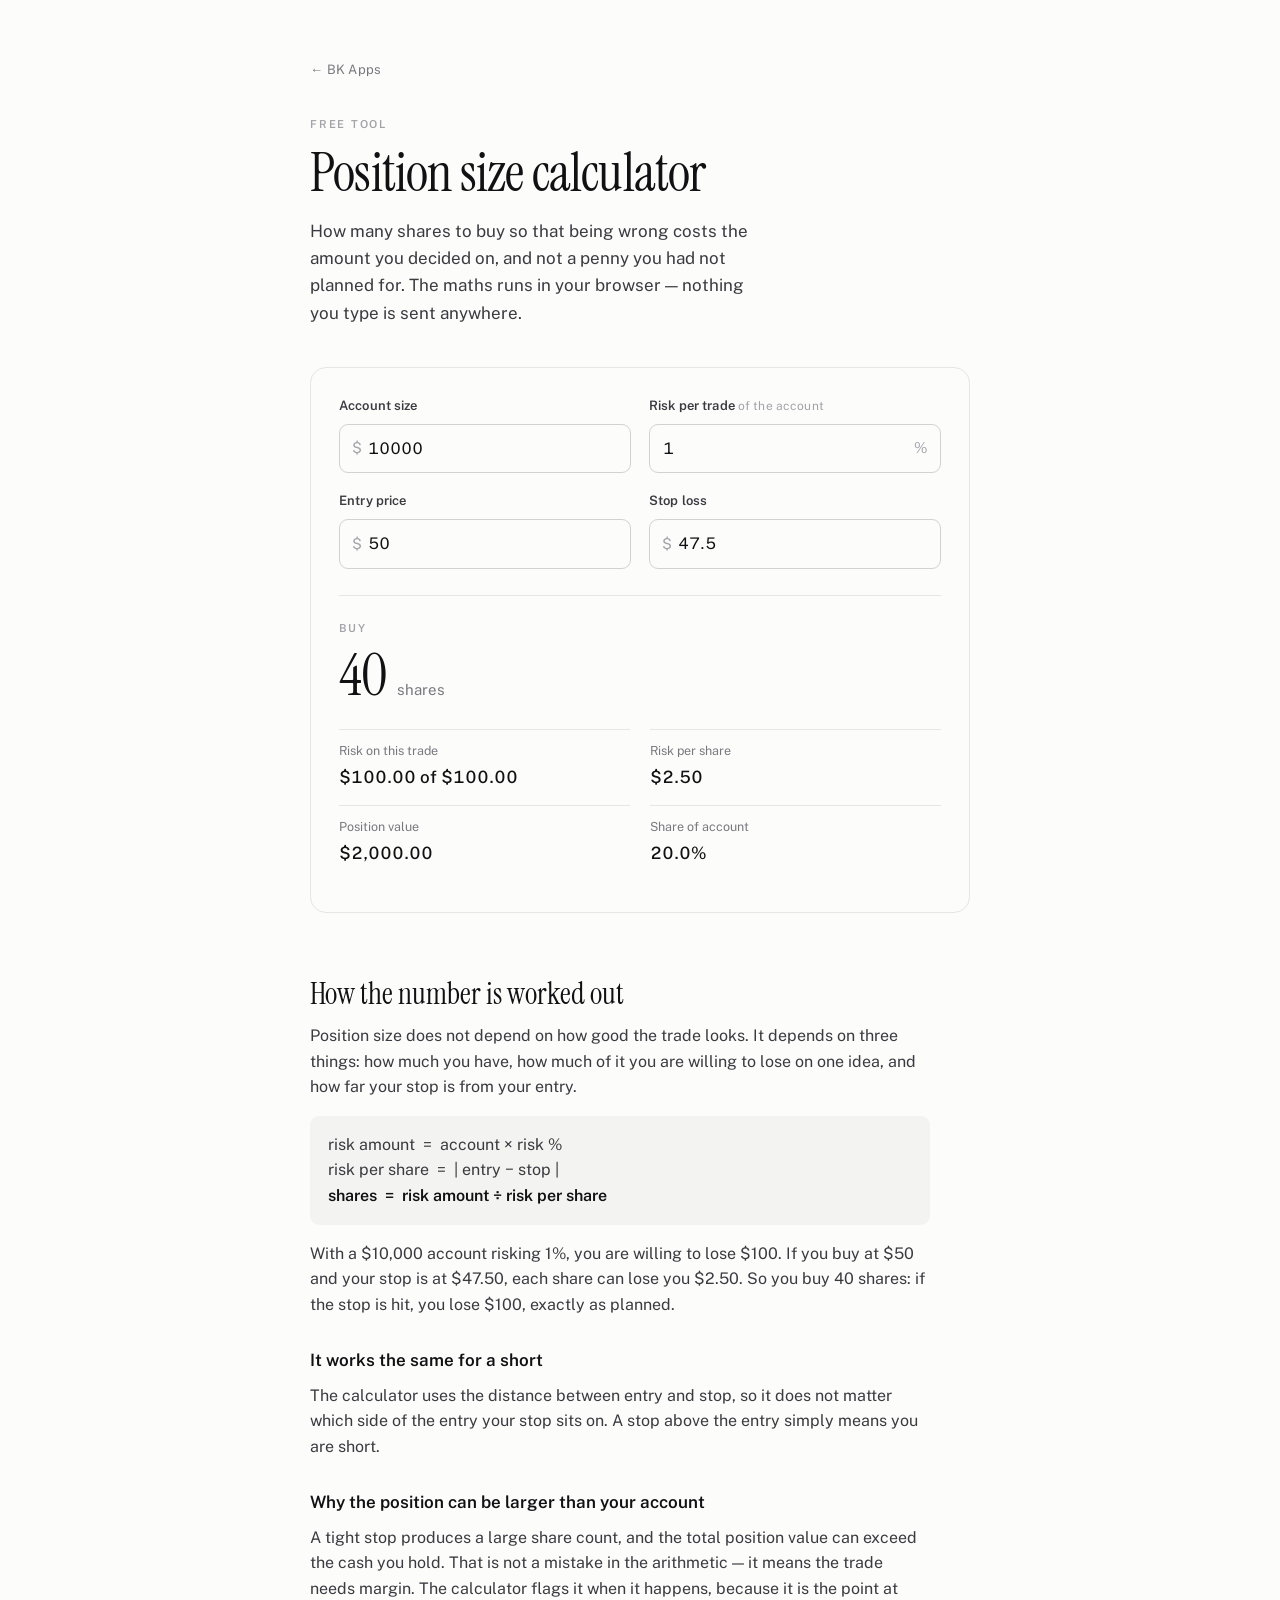
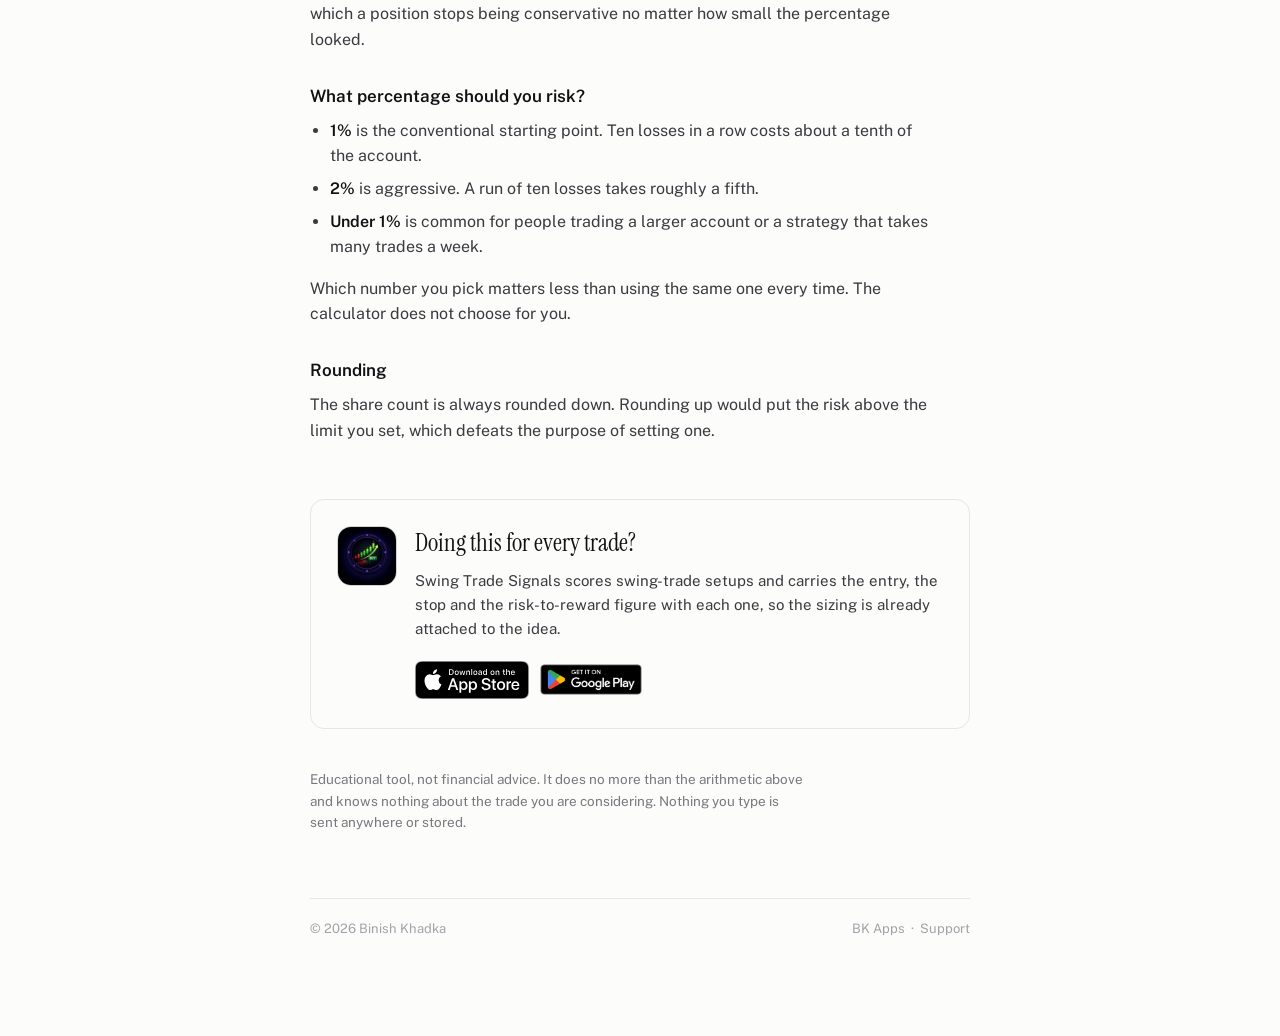
<file: tools/position-size/index.html>
<!doctype html>
<html lang="en">
<head>
<meta charset="utf-8">
<meta name="viewport" content="width=device-width, initial-scale=1">
<title>Position Size Calculator — how many shares to buy per trade</title>
<meta name="description" content="Free position size calculator. Enter your account size, the percentage you are willing to risk, your entry and your stop loss, and get the exact number of shares to buy. Works for long and short trades. Nothing leaves your browser.">
<meta name="theme-color" content="#FCFCFB" media="(prefers-color-scheme: light)">
<meta name="theme-color" content="#0C0C0E" media="(prefers-color-scheme: dark)">
<link rel="icon" href="../../img/monogram.svg" type="image/svg+xml">
<link rel="canonical" href="https://binishkhadka.github.io/tools/position-size/">

<meta property="og:title" content="Position Size Calculator">
<meta property="og:description" content="How many shares to buy so a trade risks a fixed percentage of your account. Free, no sign-up.">
<meta property="og:image" content="https://binishkhadka.github.io/img/og-card.png">
<meta property="og:url" content="https://binishkhadka.github.io/tools/position-size/">
<meta property="og:type" content="website">
<meta name="twitter:card" content="summary_large_image">

<link rel="preconnect" href="https://fonts.googleapis.com">
<link rel="preconnect" href="https://fonts.gstatic.com" crossorigin>
<link rel="stylesheet" href="https://fonts.googleapis.com/css2?family=Instrument+Serif:ital@0;1&family=Public+Sans:wght@400;500;600&display=swap">
<link rel="stylesheet" href="../tools.css">
</head>
<body>
<div class="wrap">

  <header>
    <a class="back" href="/">&larr; BK Apps</a>
    <p class="eyebrow">Free tool</p>
    <h1>Position size calculator</h1>
    <p class="lede">
      How many shares to buy so that being wrong costs the amount you decided
      on, and not a penny you had not planned for. The maths runs in your
      browser — nothing you type is sent anywhere.
    </p>
  </header>

  <section class="calc" aria-label="Position size calculator">
    <div class="fields">
      <div class="field">
        <label for="account">Account size</label>
        <div class="inputwrap">
          <span class="unit" id="cur1">$</span>
          <input id="account" type="number" inputmode="decimal" min="0" step="any" value="10000" autocomplete="off">
        </div>
      </div>

      <div class="field">
        <label for="risk">Risk per trade <span class="hint">of the account</span></label>
        <div class="inputwrap">
          <input id="risk" class="suffixed" type="number" inputmode="decimal" min="0" max="100" step="any" value="1" autocomplete="off">
          <span class="unit suffix">%</span>
        </div>
      </div>

      <div class="field">
        <label for="entry">Entry price</label>
        <div class="inputwrap">
          <span class="unit" id="cur2">$</span>
          <input id="entry" type="number" inputmode="decimal" min="0" step="any" value="50" autocomplete="off">
        </div>
      </div>

      <div class="field">
        <label for="stop">Stop loss</label>
        <div class="inputwrap">
          <span class="unit" id="cur3">$</span>
          <input id="stop" type="number" inputmode="decimal" min="0" step="any" value="47.5" autocomplete="off">
        </div>
      </div>
    </div>

    <div class="result">
      <p class="answerlabel" id="answerlabel">Buy</p>
      <p class="answer"><span id="shares">—</span><span class="sub" id="sharesUnit">shares</span></p>

      <dl class="breakdown">
        <div class="cell">
          <dt>Risk on this trade</dt>
          <dd id="riskAmt">—</dd>
        </div>
        <div class="cell">
          <dt>Risk per share</dt>
          <dd id="riskShare">—</dd>
        </div>
        <div class="cell">
          <dt>Position value</dt>
          <dd id="posValue">—</dd>
        </div>
        <div class="cell">
          <dt>Share of account</dt>
          <dd id="posPct">—</dd>
        </div>
      </dl>

      <p class="note" id="note" hidden></p>
      <p class="sr-only" id="announce" aria-live="polite" role="status"></p>
    </div>
  </section>

  <div class="prose">
    <h2>How the number is worked out</h2>
    <p>
      Position size does not depend on how good the trade looks. It depends on
      three things: how much you have, how much of it you are willing to lose
      on one idea, and how far your stop is from your entry.
    </p>
    <p class="formula">
      risk amount&nbsp; = &nbsp;account &times; risk %<br>
      risk per share&nbsp; = &nbsp;| entry &minus; stop |<br>
      <strong>shares&nbsp; = &nbsp;risk amount &divide; risk per share</strong>
    </p>
    <p>
      With a $10,000 account risking 1%, you are willing to lose $100. If you
      buy at $50 and your stop is at $47.50, each share can lose you $2.50. So
      you buy 40 shares: if the stop is hit, you lose $100, exactly as planned.
    </p>

    <h3>It works the same for a short</h3>
    <p>
      The calculator uses the distance between entry and stop, so it does not
      matter which side of the entry your stop sits on. A stop above the entry
      simply means you are short.
    </p>

    <h3>Why the position can be larger than your account</h3>
    <p>
      A tight stop produces a large share count, and the total position value
      can exceed the cash you hold. That is not a mistake in the arithmetic —
      it means the trade needs margin. The calculator flags it when it happens,
      because it is the point at which a position stops being conservative no
      matter how small the percentage looked.
    </p>

    <h3>What percentage should you risk?</h3>
    <ul>
      <li><strong>1%</strong> is the conventional starting point. Ten losses in a row costs about a tenth of the account.</li>
      <li><strong>2%</strong> is aggressive. A run of ten losses takes roughly a fifth.</li>
      <li><strong>Under 1%</strong> is common for people trading a larger account or a strategy that takes many trades a week.</li>
    </ul>
    <p>
      Which number you pick matters less than using the same one every time.
      The calculator does not choose for you.
    </p>

    <h3>Rounding</h3>
    <p>
      The share count is always rounded down. Rounding up would put the risk
      above the limit you set, which defeats the purpose of setting one.
    </p>
  </div>

  <div class="appcard">
    <img class="icon" src="../../img/swing-trade-signals.png" width="60" height="60" alt="Swing Trade Signals app icon">
    <div>
      <h3>Doing this for every trade?</h3>
      <p>
        Swing Trade Signals scores swing-trade setups and carries the entry,
        the stop and the risk-to-reward figure with each one, so the sizing is
        already attached to the idea.
      </p>
      <div class="badges">
        <a class="badge" href="https://apps.apple.com/app/id6797416246"
           aria-label="Download Swing Trade Signals on the App Store">
          <img src="../../img/appstore.svg" alt="Download on the App Store" height="38">
        </a>
        <a class="badge gp" href="https://play.google.com/store/apps/details?id=com.swingtradesignals.app"
           aria-label="Get Swing Trade Signals on Google Play">
          <img src="../../img/googleplay.png" alt="Get it on Google Play" height="45">
        </a>
      </div>
    </div>
  </div>

  <p class="disclaimer">
    Educational tool, not financial advice. It does no more than the arithmetic
    above and knows nothing about the trade you are considering. Nothing you
    type is sent anywhere or stored.
  </p>

  <footer>
    <span>&copy; <span id="y">2026</span> Binish Khadka</span>
    <span><a href="/">BK Apps</a> &nbsp;·&nbsp; <a href="/support/">Support</a></span>
  </footer>

</div>
<script>
  document.getElementById('y').textContent = new Date().getFullYear();

  const $ = (id) => document.getElementById(id);
  const els = {
    account: $('account'), risk: $('risk'), entry: $('entry'), stop: $('stop'),
    shares: $('shares'), sharesUnit: $('sharesUnit'), answerlabel: $('answerlabel'),
    riskAmt: $('riskAmt'), riskShare: $('riskShare'), announce: $('announce'),
    posValue: $('posValue'), posPct: $('posPct'), note: $('note'),
  };

  const money = (n) => n.toLocaleString(undefined, { style: 'currency', currency: 'USD', maximumFractionDigits: 2 });
  /**
   * Reads a number a person actually typed or pasted.
   *
   * parseFloat is not safe here: it stops at the first character it does not
   * understand, so a pasted "1,234.56" silently becomes 1 — a position size a
   * thousand times too small, with no error shown. Someone sizes a real trade
   * on this number, so the parser has to handle thousands separators, currency
   * symbols and comma-decimal locales instead of quietly truncating them.
   */
  const num = (el) => {
    let t = String(el.value).trim();
    if (!t) return NaN;
    t = t.replace(/[\s '`$£€¥₹]/g, '');
    const comma = t.lastIndexOf(','), dot = t.lastIndexOf('.');
    if (comma !== -1 && dot !== -1) {
      // whichever comes last is the decimal separator: 1.234,56 vs 1,234.56
      t = comma > dot ? t.replace(/\./g, '').replace(',', '.') : t.replace(/,/g, '');
    } else if (comma !== -1) {
      // a lone comma: a decimal if it leaves 1-2 digits, else a group separator
      const tail = t.length - comma - 1;
      t = tail === 3 && /^\d{1,3}(,\d{3})+$/.test(t) ? t.replace(/,/g, '') : t.replace(',', '.');
    }
    if (!/^-?\d*\.?\d*$/.test(t)) return NaN;
    const v = parseFloat(t);
    return Number.isFinite(v) ? v : NaN;
  };

  function blank(msg) {
    els.shares.textContent = '—';
    els.sharesUnit.textContent = 'shares';
    for (const k of ['riskAmt', 'riskShare', 'posValue', 'posPct']) els[k].textContent = '—';
    show(msg);
  }

  function show(msg) {
    els.note.hidden = !msg;
    if (msg) els.note.textContent = msg;
  }

  function calc() {
    const account = num(els.account), riskPct = num(els.risk);
    const entry = num(els.entry), stop = num(els.stop);

    if (![account, riskPct, entry, stop].every(Number.isFinite)) return blank('');
    if ([account, riskPct, entry, stop].some((v) => v < 0)) return blank('Those need to be positive numbers.');
    if (account <= 0 || entry <= 0) return blank('Account size and entry price need to be above zero.');
    if (riskPct <= 0) return blank('Set a risk percentage above zero.');
    if (riskPct > 100) return blank('You cannot risk more than the whole account.');

    const perShare = Math.abs(entry - stop);
    if (perShare === 0) {
      return blank('The stop is the same as the entry, so there is no risk per share to divide by — and no room for the trade to be wrong.');
    }

    const riskAmt = account * (riskPct / 100);
    // always down: rounding up would push the loss past the limit just set
    const shares = Math.floor(riskAmt / perShare);
    const posValue = shares * entry;
    const posPct = (posValue / account) * 100;

    els.answerlabel.textContent = stop > entry ? 'Short' : 'Buy';
    els.shares.textContent = shares.toLocaleString();
    els.sharesUnit.textContent = shares === 1 ? 'share' : 'shares';
    els.riskAmt.textContent = money(shares * perShare) + ' of ' + money(riskAmt);
    els.riskShare.textContent = money(perShare);
    els.posValue.textContent = money(posValue);
    els.posPct.textContent = posPct.toFixed(1) + '%';

    if (shares === 0) {
      show('Your risk budget is smaller than the loss on a single share. Either widen the account, raise the risk percentage, or find a trade with a closer stop.');
    } else if (posValue > account) {
      show('This position is worth ' + money(posValue) + ', more than the account holds, so it needs margin. The stop is tight enough that the risk stays at ' +
           riskPct + '% — but a gap through the stop would cost more than the figure above.');
    } else {
      show('');
    }
  }

  // One short sentence, once typing stops — not a re-read of every figure on
  // every keystroke.
  let announceTimer;
  function announce() {
    clearTimeout(announceTimer);
    announceTimer = setTimeout(() => {
      const n = els.shares.textContent;
      els.announce.textContent = n === '—'
        ? (els.note.hidden ? '' : els.note.textContent)
        : `${els.answerlabel.textContent} ${n} ${els.sharesUnit.textContent}, risking ${els.riskAmt.textContent}.`;
    }, 600);
  }

  for (const el of [els.account, els.risk, els.entry, els.stop]) {
    el.addEventListener('input', () => { calc(); announce(); });
  }
  calc();
</script>
</body>
</html>
</file>
<file: assets/base.css>
/* ============================================================================
   base.css — the only file in this repo that defines a colour.
   If you are typing a # anywhere else, stop. (Two exceptions, noted below.)

   Loaded by every page. Page-type sheets (tool.css) and a page's own inline
   <style> load after it; that load order is the whole cascade policy.

   THE ARGUMENT FOR THE DARK GROUND
   The previous page was cream, and monochrome, on the reasoning that three
   strongly-coloured app icons would fight any accent. The diagnosis was right
   and the fix was aimed at the wrong variable. On cream, the FlashLog icon —
   which is itself cream — had no edge at all, and needed a 1px border drawn
   round it to be visible. That border was the tell.

   On a deep warm-neutral ground all three icons resolve without help: the
   cream one lifts, the near-black navy one reads as a deep object rather than
   a hole, and the game's bright blue reads as neon rather than as an
   intruder. Colour then belongs to each product, inside its own band, where
   it behaves like lighting rather than decoration. The site itself owns no
   hue: chrome, body text and the primary button are all achromatic.
   ============================================================================ */

:root {
  /* Native UI — spinners, scrollbars, ::selection, focus rings — follows the
     theme. Without this the calculator's number inputs keep light-mode
     spinner stubs glued to dark fields. */
  color-scheme: dark light;

  /* Dark is the default; the light block below overrides. */
  /* TOKENS:DARK */
  --canvas:    #0A0B0D;   /* not #000: true black leaves no room for shadow */
  --surface:   #101216;
  --surface-2: #171A1F;
  --well:      #060709;
  --line:      #1C1F26;   /* decorative hairlines — exempt from 1.4.11 */
  --line-2:    #2A2E37;
  --field:     #6A707B;   /* control boundaries — must clear 3:1 */
  --text:      #F2F3F1;   /* warm white, not #FFF: pure white smears on OLED */
  --text-2:    #B9BFC7;
  --text-3:    #9098A3;   /* small-caps metadata. The token that failed before. */

  /* The site's own accent is the text colour: achromatic on purpose. A band
     overrides --accent and everything in it re-tints. */
  --accent: var(--text);

  --measure: 1180px;

  --ease:      cubic-bezier(.2, 0, 0, 1);   /* responses: commit, then settle */
  --ease-mid:  cubic-bezier(.4, 0, .2, 1);  /* things travelling A to B */
  --dur-fast:  120ms;
  --dur:       180ms;
  --dur-slow:  260ms;
}

@media (prefers-color-scheme: light) {
  :root {
    /* TOKENS:LIGHT */
    --canvas:    #F7F5F0;   /* warm bone, borrowed from FlashLog's own UI */
    --surface:   #FFFDF8;
    --surface-2: #EFEDE6;
    --well:      #EBE8E0;
    --line:      #E0DCD2;
    --line-2:    #CFC9BC;
    --field:     #858074;
    --text:      #16171A;
    --text-2:    #45494F;
    --text-3:    #5F646B;
    --accent: var(--text);
  }
}

/* ---------------------------------------------------------------- reset --- */
* { box-sizing: border-box; }
html { -webkit-text-size-adjust: 100%; }

body {
  margin: 0;
  padding: 0;
  background: var(--canvas);
  color: var(--text);
  font-family: 'Geist', -apple-system, BlinkMacSystemFont, 'Segoe UI', system-ui, sans-serif;
  font-size: 17px;
  line-height: 1.55;
  -webkit-font-smoothing: antialiased;
  -moz-osx-font-smoothing: grayscale;
}

::selection { background: var(--text); color: var(--canvas); }

img { max-width: 100%; }
[hidden] { display: none !important; }

a:focus-visible,
button:focus-visible,
[tabindex]:focus-visible {
  outline: 2px solid var(--text);
  outline-offset: 3px;
  border-radius: 3px;
}

/* --------------------------------------------------------------- layout --- */
.wrap {
  max-width: var(--measure);
  margin: 0 auto;
  padding-inline: 24px;
}
@media (min-width: 900px) { .wrap { padding-inline: 40px; } }

/* ----------------------------------------------------------------- type --- */
/* Display is a tight grotesque, not a serif. The serif this page used before
   is the signature face of the 2023-25 indie landing page, which is most of
   why it read as a blog rather than a product. */
.display,
h1 {
  font-family: 'Bricolage Grotesque', 'Geist', system-ui, sans-serif;
  font-weight: 700;
  font-size: clamp(2.6rem, 1.2rem + 6vw, 5.6rem);
  line-height: .96;          /* sub-1.0 leading is most of the 2026 look */
  letter-spacing: -.035em;
  margin: 0;
  text-wrap: balance;
}

h2 {
  font-family: 'Bricolage Grotesque', 'Geist', system-ui, sans-serif;
  font-weight: 700;
  font-size: clamp(1.75rem, 1rem + 2.4vw, 2.85rem);
  line-height: 1.04;
  letter-spacing: -.028em;
  margin: 0;
  text-wrap: balance;
}

p { text-wrap: pretty; }   /* kills orphans; never use balance on body copy */

/* Everything metadata-shaped is monospace. That single move is what shifts
   the register from "I wrote this" to "I built this and it works". */
.meta {
  font-family: 'Geist Mono', ui-monospace, SFMono-Regular, Menlo, monospace;
  font-size: .75rem;
  letter-spacing: .09em;
  text-transform: uppercase;
  color: var(--text-3);
  margin: 0;
}

.lede {
  font-size: clamp(1.0625rem, 1rem + .4vw, 1.25rem);
  line-height: 1.5;
  color: var(--text-2);
  margin: 0;
  max-width: 46ch;
}

/* --------------------------------------------------------------- pieces --- */
.chip {
  font-family: 'Geist Mono', ui-monospace, monospace;
  font-size: .6875rem;
  letter-spacing: .08em;
  text-transform: uppercase;
  padding: 4px 9px;
  border-radius: 999px;
  border: 1px solid color-mix(in oklab, var(--accent) 34%, transparent);
  color: color-mix(in oklab, var(--accent) 78%, var(--text));
  background: color-mix(in oklab, var(--accent) 12%, transparent);
  white-space: nowrap;
}
.chip[data-soon] {
  border-color: var(--line-2);
  color: var(--text-3);
  background: none;
}

/* Primary action: bone fill, no hue. The site never owns a colour. */
.btn {
  display: inline-flex;
  align-items: center;
  gap: 8px;
  font: inherit;
  font-size: .9375rem;
  font-weight: 600;
  padding: 13px 22px;         /* >=44px tall: a phone thumb target */
  border-radius: 999px;
  border: 1px solid transparent;
  background: var(--text);
  color: var(--canvas);
  text-decoration: none;
  cursor: pointer;
  transition: transform var(--dur) var(--ease), opacity var(--dur) var(--ease);
}
.btn:hover { transform: translateY(-1px); opacity: .92; }
.btn--ghost {
  background: none;
  color: var(--text);
  border-color: var(--line-2);
}
.btn--ghost:hover { border-color: var(--field); }

/* Official Apple and Google artwork, used unmodified — both companies' brand
   guidelines forbid recreating, restyling OR animating the badges, so these
   are their own files rather than CSS lookalikes, and nothing here moves
   them. Google's badge ships ~9% internal padding Apple's does not, which is
   why the two heights differ: it makes the visible buttons match, not the
   files. Do not "fix" this. */
.badges { display: flex; flex-wrap: wrap; align-items: center; gap: 10px; }
.badge { display: inline-flex; border-radius: 8px; }
.badge img { display: block; height: 42px; width: auto; border: 0; }
.badge.gp img { height: 49px; margin: 0 -6px; }
.badges--sm .badge img { height: 38px; }
.badges--sm .badge.gp img { height: 45px; }

.quietlinks { display: flex; flex-wrap: wrap; gap: 6px 4px; }
.quietlinks a {
  font-family: 'Geist Mono', ui-monospace, monospace;
  font-size: .75rem;
  letter-spacing: .04em;
  color: var(--text-3);
  text-decoration: none;
  padding: 11px 10px;          /* 44px tall: these sit next to legal documents */
  border-radius: 6px;
  transition: color var(--dur) var(--ease), background var(--dur) var(--ease);
}
.quietlinks a:hover { color: var(--text); background: var(--surface-2); }

/* Device frame. The bezel plus a 1px top highlight is what makes a screenshot
   read as a lit object rather than a pasted rectangle. */
.device {
  border-radius: 30px;
  padding: 6px;
  background: var(--surface-2);
  box-shadow:
    inset 0 1px 0 rgb(255 255 255 / .07),
    /* tinted with the band's accent, never grey — a grey drop shadow is the
       clearest tell of a default card component */
    0 34px 64px -28px color-mix(in oklab, var(--accent) 45%, transparent);
}
.device img {
  display: block;
  width: 100%;
  height: auto;
  border-radius: 24px;         /* outer radius minus padding */
  background: var(--surface-2);  /* placeholder while a lazy image loads */
}

footer {
  border-top: 1px solid var(--line);
  background: var(--well);
  padding-block: 40px;
  margin-top: 0;
}
footer .inner {
  display: flex;
  flex-wrap: wrap;
  gap: 14px;
  justify-content: space-between;
  align-items: center;
}
footer,
footer a { font-family: 'Geist Mono', ui-monospace, monospace; font-size: .75rem; letter-spacing: .04em; }
footer { color: var(--text-3); }
footer a { color: var(--text-3); text-decoration: none; }
footer a:hover { color: var(--text); }

.sr-only {
  position: absolute;
  width: 1px; height: 1px;
  margin: -1px; padding: 0;
  overflow: hidden;
  clip-path: inset(50%);
  white-space: nowrap;
  border: 0;
}

/* --------------------------------------------------------------- motion --- */
/* Cross-document view transitions: same-origin, multi-page, no JS. Browsers
   without it do a normal navigation, which is what the site does today. */
@media (prefers-reduced-motion: no-preference) {
  @view-transition { navigation: auto; }
}

@media (prefers-reduced-motion: reduce) {
  /* Durations rather than `transition: none`, so transitionend still fires —
     otherwise any future code awaiting a transition hangs for exactly the
     users who opted out of motion, which is a miserable bug to find. */
  *, *::before, *::after {
    animation-duration: .01ms !important;
    animation-iteration-count: 1 !important;
    transition-duration: .01ms !important;
    scroll-behavior: auto !important;
  }
  .btn:hover, .tool:hover { transform: none; }
}
</file>
<file: support/support.css>
/* Support pages — same type and token system as the site root, so a reviewer
   or user moving between the homepage and a support page stays in one place.
   Utilitarian on purpose: a support page is scanned for one answer, not read. */
:root {
  --paper:   #FCFCFB;
  --ink:     #111114;
  --ink-2:   #3A3A40;
  --muted:   #78787F;
  --faint:   #A2A2A9;
  --rule:    #E6E6E3;
  --rule-2:  #D2D2CE;
  --tile:    #F3F3F1;
  --live:    #2E6B45;
  --live-bg: #E8F1EB;
}
@media (prefers-color-scheme: dark) {
  :root {
    --paper:   #0C0C0E;
    --ink:     #F2F2F0;
    --ink-2:   #C6C6C4;
    --muted:   #8A8A92;
    --faint:   #6A6A72;
    --rule:    #232327;
    --rule-2:  #33333A;
    --tile:    #17171A;
    --live:    #7FC49B;
    --live-bg: #16241C;
  }
}

* { box-sizing: border-box; }
html { -webkit-text-size-adjust: 100%; }
body {
  margin: 0;
  padding: 0 24px 96px;
  background: var(--paper);
  color: var(--ink);
  font-family: 'Public Sans', -apple-system, BlinkMacSystemFont, 'Segoe UI', sans-serif;
  font-size: 16px;
  line-height: 1.6;
  -webkit-font-smoothing: antialiased;
  -moz-osx-font-smoothing: grayscale;
}
.wrap { max-width: 640px; margin: 0 auto; }

header { padding: 72px 0 0; }
.back {
  display: inline-block;
  font-size: 13px;
  color: var(--muted);
  text-decoration: none;
  letter-spacing: .02em;
  margin-bottom: 30px;
  border-bottom: 1px solid transparent;
}
.back:hover, .back:focus-visible { color: var(--ink); border-color: var(--rule-2); }

h1 {
  font-family: 'Instrument Serif', Georgia, 'Times New Roman', serif;
  font-weight: 400;
  font-size: clamp(38px, 8vw, 52px);
  line-height: 1.06;
  letter-spacing: -.015em;
  margin: 0 0 10px;
  text-wrap: balance;
}
.eyebrow {
  font-size: 11px;
  font-weight: 600;
  letter-spacing: .16em;
  text-transform: uppercase;
  color: var(--faint);
  margin: 0 0 14px;
}
.lede { font-size: 17px; color: var(--ink-2); margin: 0; max-width: 46ch; }

/* Contact sits first and looks like the answer, because for most visitors
   it is the answer. */
.contact-card {
  margin: 34px 0 0;
  padding: 24px 26px;
  background: var(--tile);
  border: 1px solid var(--rule);
  border-radius: 12px;
}
.contact-card h2 {
  font-family: 'Instrument Serif', Georgia, serif;
  font-weight: 400;
  font-size: 24px;
  margin: 0 0 8px;
}
.contact-card p { margin: 0 0 14px; color: var(--ink-2); font-size: 15.5px; }
.contact-card p:last-child { margin-bottom: 0; }
.mail {
  display: inline-block;
  font-size: 17px;
  font-weight: 600;
  color: var(--ink);
  text-decoration: none;
  border-bottom: 1.5px solid var(--rule-2);
  padding-bottom: 1px;
}
.mail:hover, .mail:focus-visible { border-color: var(--ink); }

h2.section {
  font-size: 11px;
  font-weight: 600;
  letter-spacing: .16em;
  text-transform: uppercase;
  color: var(--faint);
  margin: 56px 0 0;
  padding-bottom: 12px;
  border-bottom: 1px solid var(--ink);
}

.qa { border-bottom: 1px solid var(--rule); padding: 22px 0; }
.qa h3 {
  font-size: 16.5px;
  font-weight: 600;
  margin: 0 0 7px;
  color: var(--ink);
  line-height: 1.35;
}
.qa p { margin: 0 0 10px; color: var(--ink-2); font-size: 15.5px; }
.qa p:last-child { margin-bottom: 0; }
.qa a { color: var(--ink); text-decoration: none; border-bottom: 1px solid var(--rule-2); }
.qa a:hover, .qa a:focus-visible { border-color: var(--ink); }

/* App cards on the hub page */
.apps { display: flex; flex-direction: column; gap: 0; }
.app {
  display: grid;
  grid-template-columns: 56px 1fr;
  gap: 18px;
  align-items: center;
  padding: 26px 0;
  border-bottom: 1px solid var(--rule);
  text-decoration: none;
  color: inherit;
}
.app img { width: 56px; height: 56px; border-radius: 13px; border: 1px solid var(--rule-2); display: block; }
.app h3 {
  font-family: 'Instrument Serif', Georgia, serif;
  font-weight: 400;
  font-size: 25px;
  margin: 0 0 3px;
  line-height: 1.15;
}
.app span { font-size: 14.5px; color: var(--muted); }
.app:hover h3, .app:focus-visible h3 { text-decoration: underline; text-underline-offset: 3px; }

footer {
  margin-top: 64px;
  padding-top: 20px;
  border-top: 1px solid var(--rule);
  display: flex;
  justify-content: space-between;
  flex-wrap: wrap;
  gap: 12px;
  font-size: 13px;
  color: var(--faint);
}
footer a { color: var(--faint); text-decoration: none; border-bottom: 1px solid transparent; }
footer a:hover, footer a:focus-visible { color: var(--ink); border-color: var(--rule-2); }

a:focus-visible { outline: 2px solid var(--ink); outline-offset: 3px; border-radius: 2px; }

@media (max-width: 480px) {
  header { padding-top: 52px; }
  .contact-card { padding: 20px; }
}
</file>
<file: tools/tools.css>
/* Tool pages — the same tokens and type system as the site root, so moving
   between a calculator and the homepage feels like one place.

   A tool page has a different job from the homepage: someone arrives from a
   search with one number to work out. The calculator is therefore the first
   thing on the page, above any explanation, and the explanation sits below
   for the people who want to know why the number is what it is. */
:root {
  --paper:   #FCFCFB;
  --ink:     #111114;
  --ink-2:   #3A3A40;
  --muted:   #78787F;
  --faint:   #A2A2A9;
  --rule:    #E6E6E3;
  --rule-2:  #D2D2CE;
  --tile:    #F3F3F1;
  --live:    #2E6B45;
  --live-bg: #E8F1EB;
  --warn:    #8A5A12;
  --warn-bg: #FBF1DF;
}
@media (prefers-color-scheme: dark) {
  :root {
    --paper:   #0C0C0E;
    --ink:     #F2F2F0;
    --ink-2:   #C6C6C4;
    --muted:   #8A8A92;
    --faint:   #6A6A72;
    --rule:    #232327;
    --rule-2:  #33333A;
    --tile:    #17171A;
    --live:    #7FC49B;
    --live-bg: #16241C;
    --warn:    #E8BC72;
    --warn-bg: #2A2113;
  }
}

* { box-sizing: border-box; }
html { -webkit-text-size-adjust: 100%; }
body {
  margin: 0;
  padding: 0 24px 96px;
  background: var(--paper);
  color: var(--ink);
  font-family: 'Public Sans', -apple-system, BlinkMacSystemFont, 'Segoe UI', sans-serif;
  font-size: 16px;
  line-height: 1.6;
  -webkit-font-smoothing: antialiased;
  -moz-osx-font-smoothing: grayscale;
}
.wrap { max-width: 660px; margin: 0 auto; }
a:focus-visible { outline: 2px solid var(--ink); outline-offset: 3px; border-radius: 2px; }

header { padding: 56px 0 0; }
.back {
  display: inline-block;
  font-size: 13px;
  color: var(--muted);
  text-decoration: none;
  letter-spacing: .02em;
  margin-bottom: 34px;
  border-bottom: 1px solid transparent;
}
.back:hover, .back:focus-visible { color: var(--ink); border-color: var(--rule-2); }

.eyebrow {
  font-size: 11px;
  font-weight: 600;
  letter-spacing: .16em;
  text-transform: uppercase;
  color: var(--faint);
  margin: 0 0 12px;
}
h1 {
  font-family: 'Instrument Serif', Georgia, 'Times New Roman', serif;
  font-weight: 400;
  font-size: clamp(36px, 7vw, 54px);
  line-height: 1.05;
  letter-spacing: -.015em;
  margin: 0 0 16px;
  text-wrap: balance;
}
.lede { font-size: 17px; color: var(--ink-2); margin: 0 0 40px; max-width: 46ch; }

/* ---------- the calculator ---------- */
.calc {
  border: 1px solid var(--rule);
  border-radius: 16px;
  padding: 28px;
  background: var(--paper);
}
.fields { display: grid; grid-template-columns: 1fr 1fr; gap: 18px; }
.field { display: flex; flex-direction: column; gap: 7px; }
.field label { font-size: 13px; font-weight: 600; color: var(--ink-2); letter-spacing: .01em; }
.field .hint { font-size: 12px; color: var(--faint); font-weight: 400; }
.inputwrap { position: relative; display: flex; align-items: center; }
.inputwrap .unit {
  position: absolute;
  left: 13px;
  color: var(--faint);
  font-size: 15px;
  pointer-events: none;
}
.inputwrap .unit.suffix { left: auto; right: 13px; }
.field input {
  font: inherit;
  font-size: 16px;               /* 16px or iOS Safari zooms on focus */
  font-variant-numeric: tabular-nums;
  width: 100%;
  padding: 11px 13px 11px 28px;
  color: var(--ink);
  background: var(--paper);
  border: 1px solid var(--rule-2);
  border-radius: 9px;
  transition: border-color .18s ease;
}
.field input.suffixed { padding: 11px 32px 11px 13px; }
.field input:focus { outline: none; border-color: var(--ink); }
.field input:focus-visible { outline: 2px solid var(--ink); outline-offset: 2px; }

.seg { display: flex; gap: 0; border: 1px solid var(--rule-2); border-radius: 9px; overflow: hidden; }
.seg button {
  font: inherit;
  font-size: 14px;
  font-weight: 500;
  flex: 1;
  padding: 10px 8px;
  background: var(--paper);
  color: var(--muted);
  border: 0;
  cursor: pointer;
  transition: background .16s ease, color .16s ease;
}
.seg button + button { border-left: 1px solid var(--rule-2); }
.seg button[aria-pressed="true"] { background: var(--ink); color: var(--paper); }

/* ---------- the answer ---------- */
.result { margin-top: 26px; padding-top: 24px; border-top: 1px solid var(--rule); }
.answer {
  font-family: 'Instrument Serif', Georgia, serif;
  font-size: clamp(42px, 9vw, 58px);
  line-height: 1;
  letter-spacing: -.02em;
  font-variant-numeric: tabular-nums;
  margin: 0;
}
.answer .sub {
  font-family: 'Public Sans', sans-serif;
  font-size: 15px;
  letter-spacing: 0;
  color: var(--muted);
  margin-left: 10px;
}
.answerlabel {
  font-size: 11px;
  font-weight: 600;
  letter-spacing: .16em;
  text-transform: uppercase;
  color: var(--faint);
  margin: 0 0 10px;
}
.breakdown { display: grid; grid-template-columns: 1fr 1fr; gap: 14px 20px; margin-top: 24px; }
.cell { border-top: 1px solid var(--rule); padding-top: 11px; }
.cell dt { font-size: 12.5px; color: var(--muted); margin: 0 0 3px; }
.cell dd { font-size: 17px; margin: 0; font-variant-numeric: tabular-nums; font-weight: 500; }

.note {
  margin-top: 22px;
  padding: 12px 15px;
  border-radius: 9px;
  font-size: 14px;
  background: var(--warn-bg);
  color: var(--warn);
}
.note[hidden] { display: none !important; }

/* ---------- explanation ---------- */
.prose { margin-top: 64px; }
.prose h2 {
  font-family: 'Instrument Serif', Georgia, serif;
  font-weight: 400;
  font-size: 30px;
  line-height: 1.15;
  margin: 46px 0 12px;
}
.prose h3 { font-size: 17px; font-weight: 600; margin: 30px 0 8px; }
.prose p, .prose li { color: var(--ink-2); font-size: 16px; }
.prose p { margin: 0 0 16px; max-width: 62ch; }
.prose ul { margin: 0 0 16px; padding-left: 20px; max-width: 62ch; }
.prose li { margin-bottom: 7px; }
.prose strong { color: var(--ink); font-weight: 600; }
.formula {
  font-variant-numeric: tabular-nums;
  background: var(--tile);
  border-radius: 9px;
  padding: 16px 18px;
  margin: 0 0 16px;
  font-size: 15px;
  overflow-x: auto;
}

/* ---------- app card ---------- */
.appcard {
  display: grid;
  grid-template-columns: 60px 1fr;
  gap: 18px;
  align-items: start;
  margin-top: 56px;
  padding: 26px;
  border: 1px solid var(--rule);
  border-radius: 14px;
}
.appcard img.icon { width: 60px; height: 60px; border-radius: 14px; border: 1px solid var(--rule-2); display: block; }
.appcard h3 { font-family: 'Instrument Serif', Georgia, serif; font-weight: 400; font-size: 25px; margin: -3px 0 6px; }
.appcard p { margin: 0 0 16px; color: var(--ink-2); font-size: 15px; }
.badges { display: flex; flex-wrap: wrap; align-items: center; gap: 10px; }
.badge { display: inline-flex; border-radius: 8px; }
.badge img { display: block; height: 38px; width: auto; border: 0; }
.badge.gp img { height: 45px; margin: 0 -6px; }
.badge:focus-visible { outline: 2px solid var(--ink); outline-offset: 3px; }

.disclaimer { margin-top: 40px; font-size: 13.5px; color: var(--muted); max-width: 62ch; }

footer {
  margin-top: 64px;
  padding-top: 20px;
  border-top: 1px solid var(--rule);
  display: flex;
  justify-content: space-between;
  flex-wrap: wrap;
  gap: 10px;
  font-size: 13px;
  color: var(--faint);
}
footer a { color: var(--faint); text-decoration: none; border-bottom: 1px solid transparent; }
footer a:hover, footer a:focus-visible { color: var(--ink); border-color: var(--rule-2); }

@media (max-width: 560px) {
  .fields { grid-template-columns: 1fr; gap: 16px; }
  .breakdown { grid-template-columns: 1fr; }
  .calc { padding: 22px 20px; }
  header { padding-top: 40px; }
}

@media (prefers-reduced-motion: reduce) { * { transition: none !important; } }

/* Visible to a screen reader, not on screen. Used for the calculator's
   one-sentence result announcement. */
.sr-only {
  position: absolute;
  width: 1px; height: 1px;
  padding: 0; margin: -1px;
  overflow: hidden;
  clip: rect(0 0 0 0);
  white-space: nowrap;
  border: 0;
}
</file>
